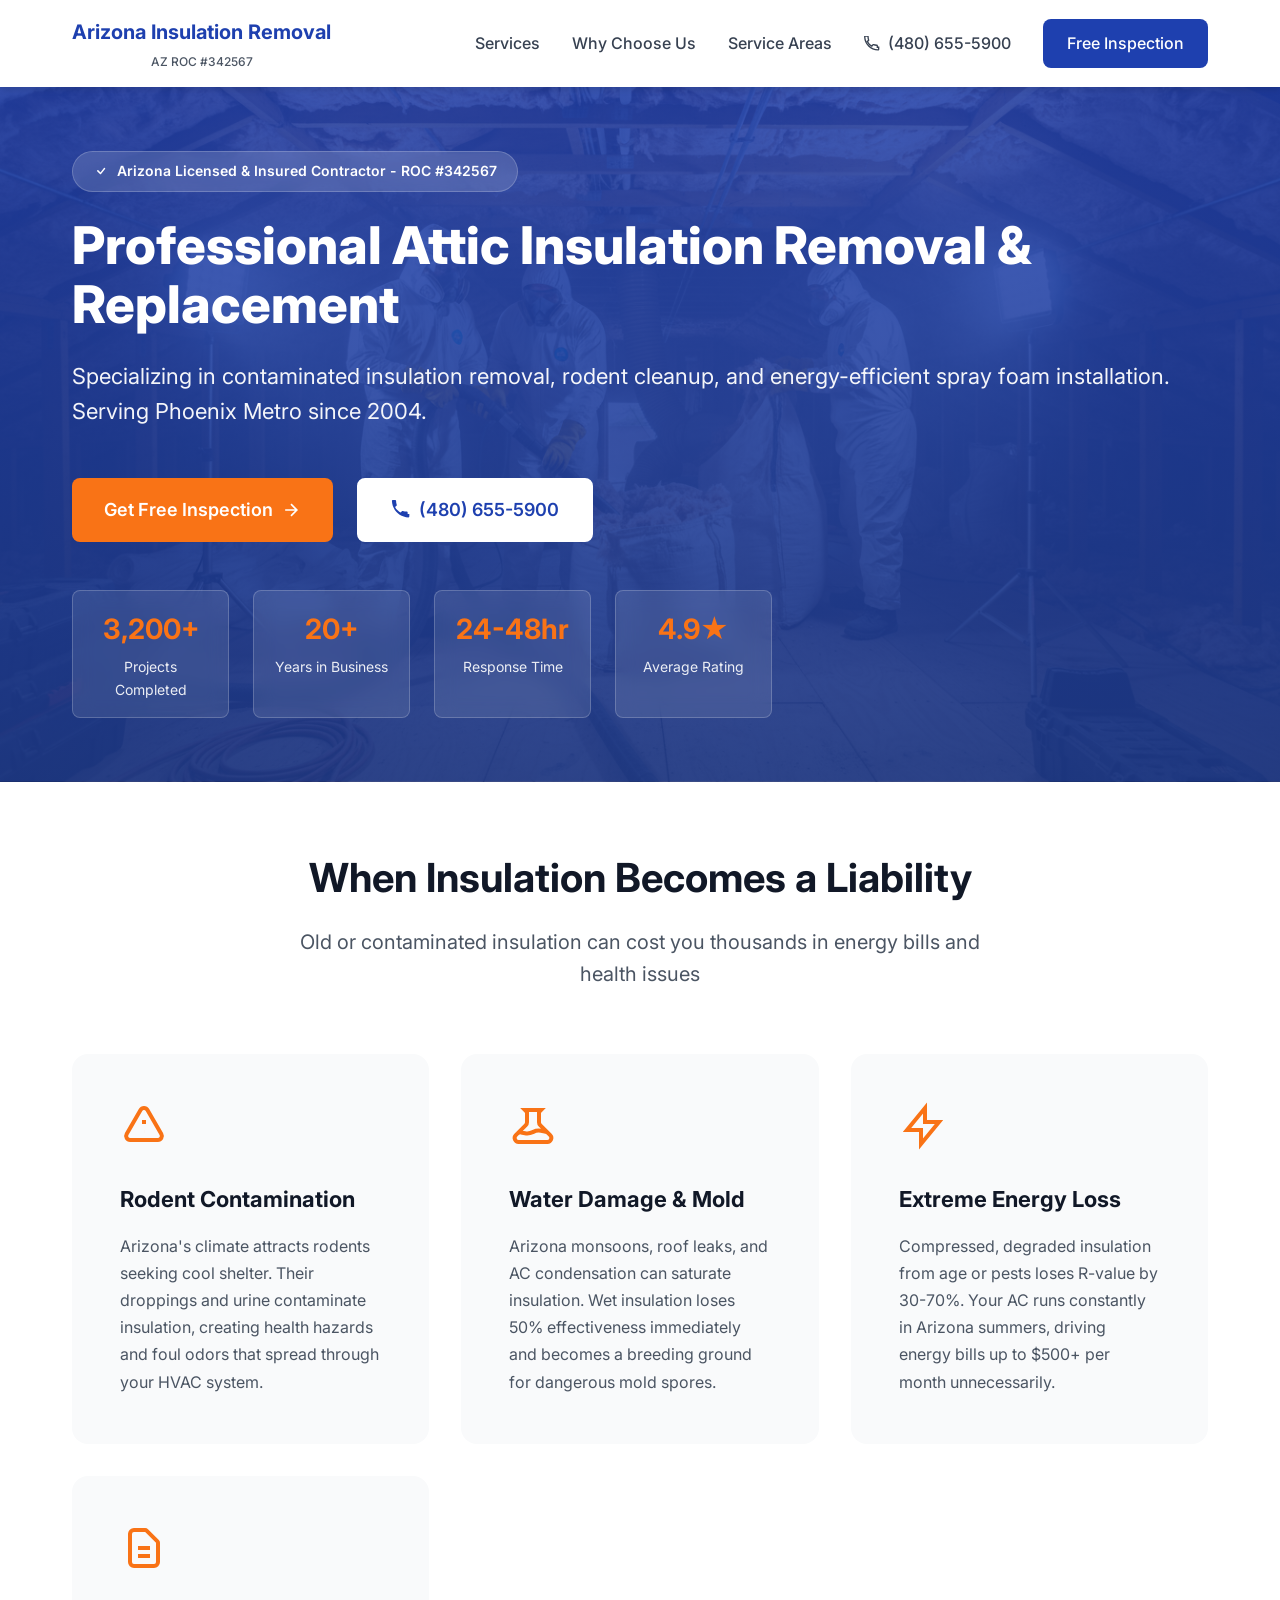
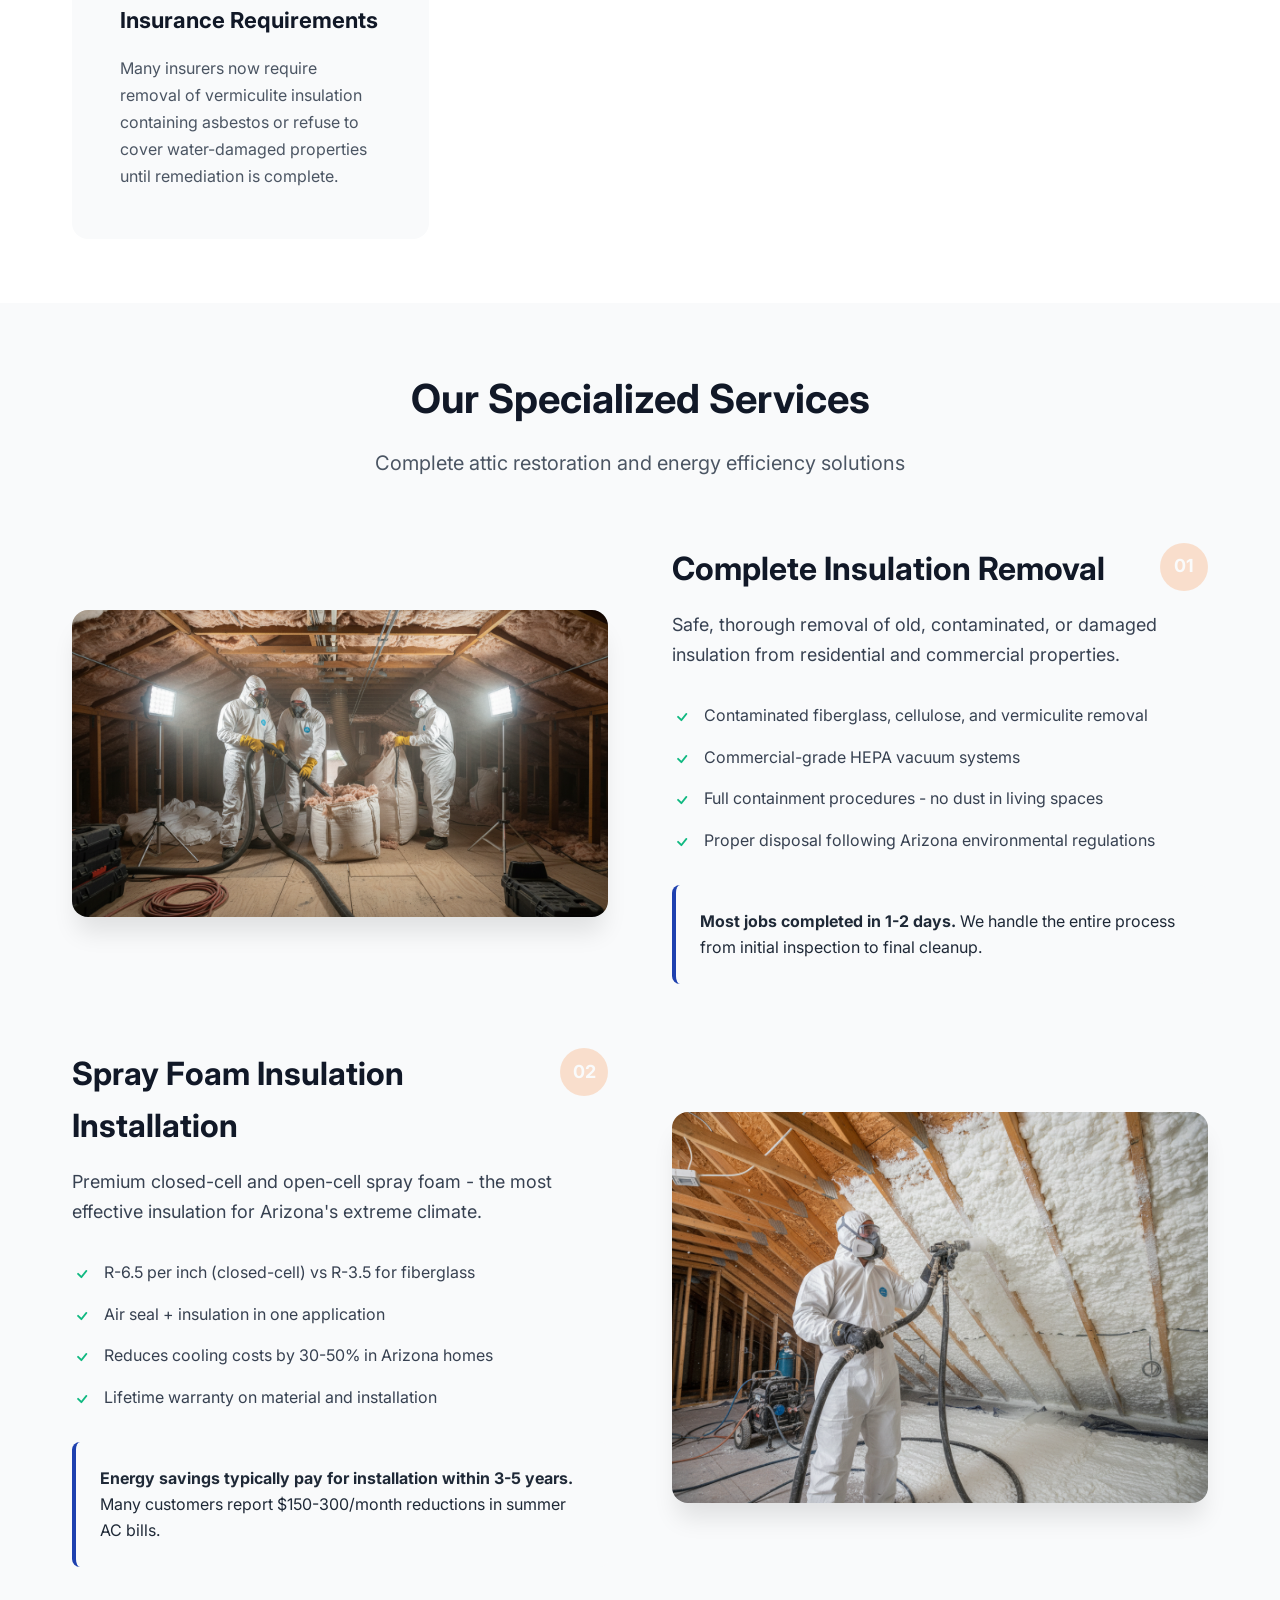
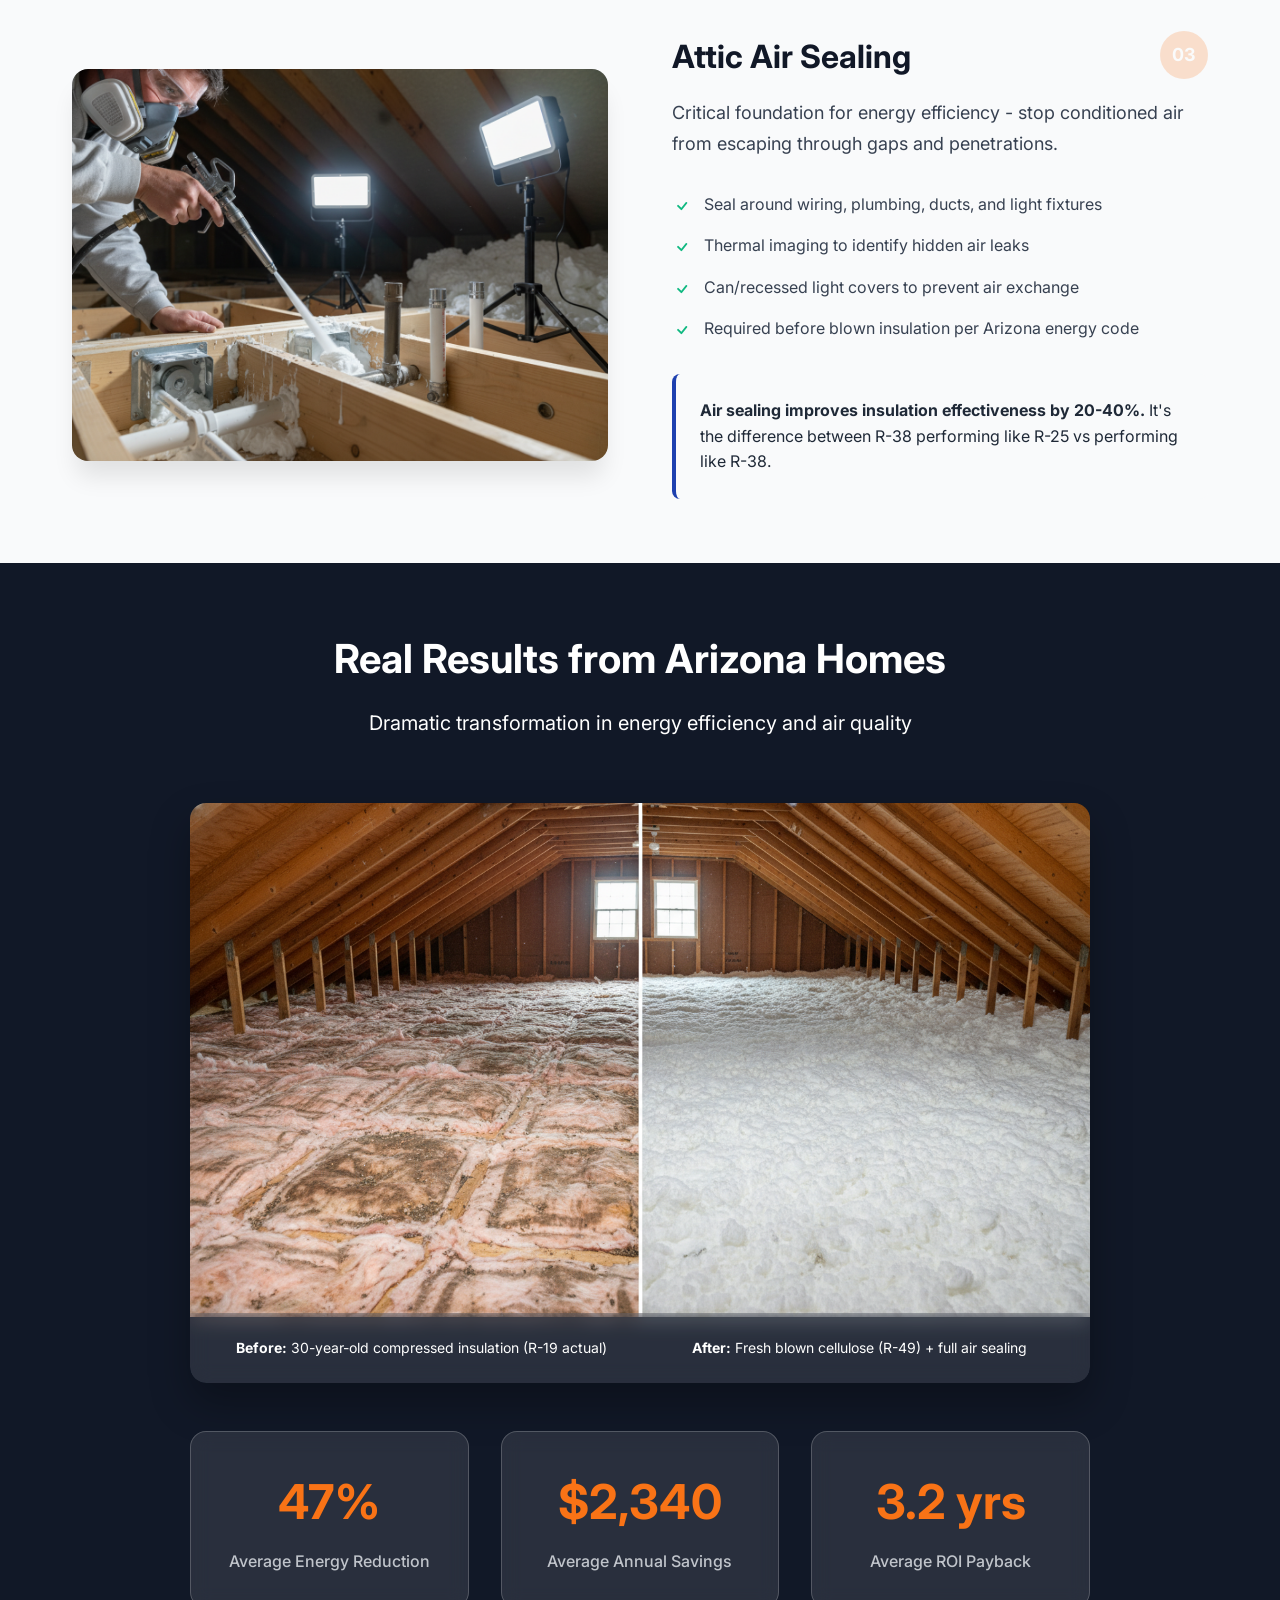
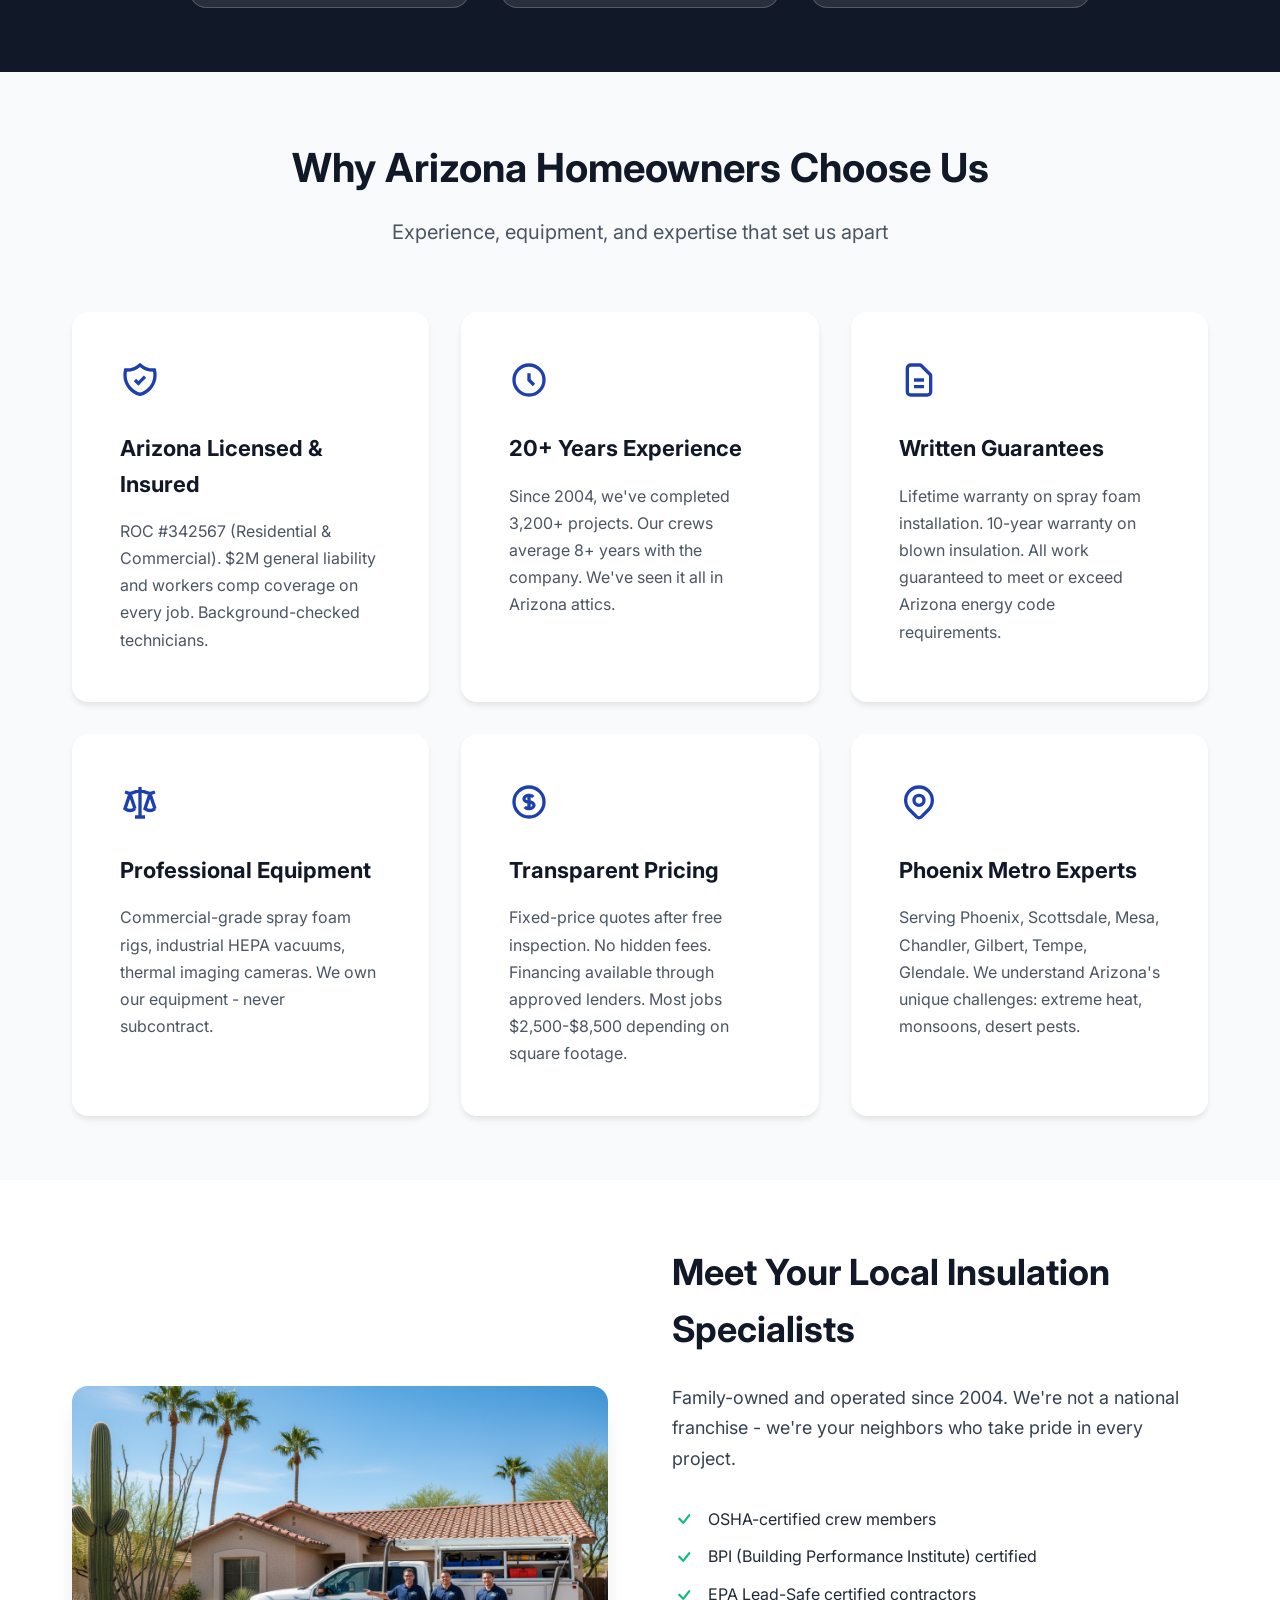
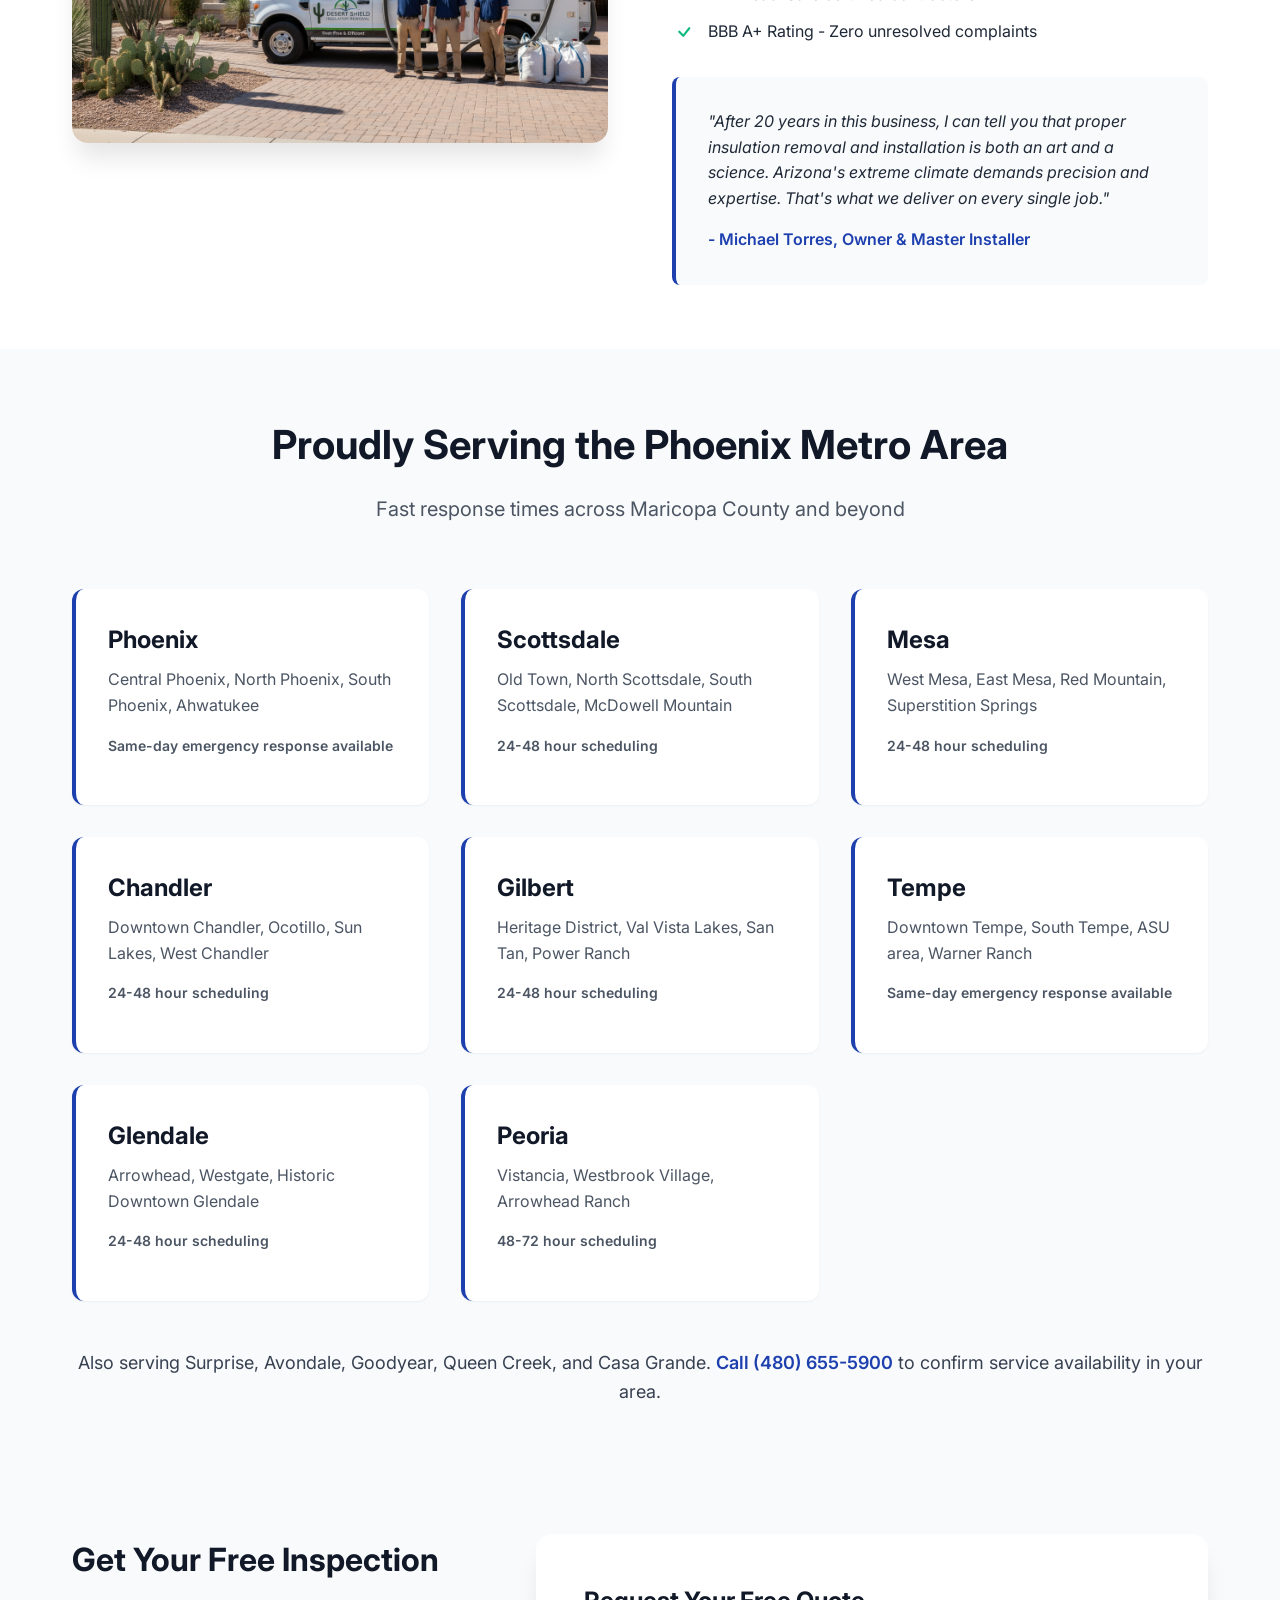
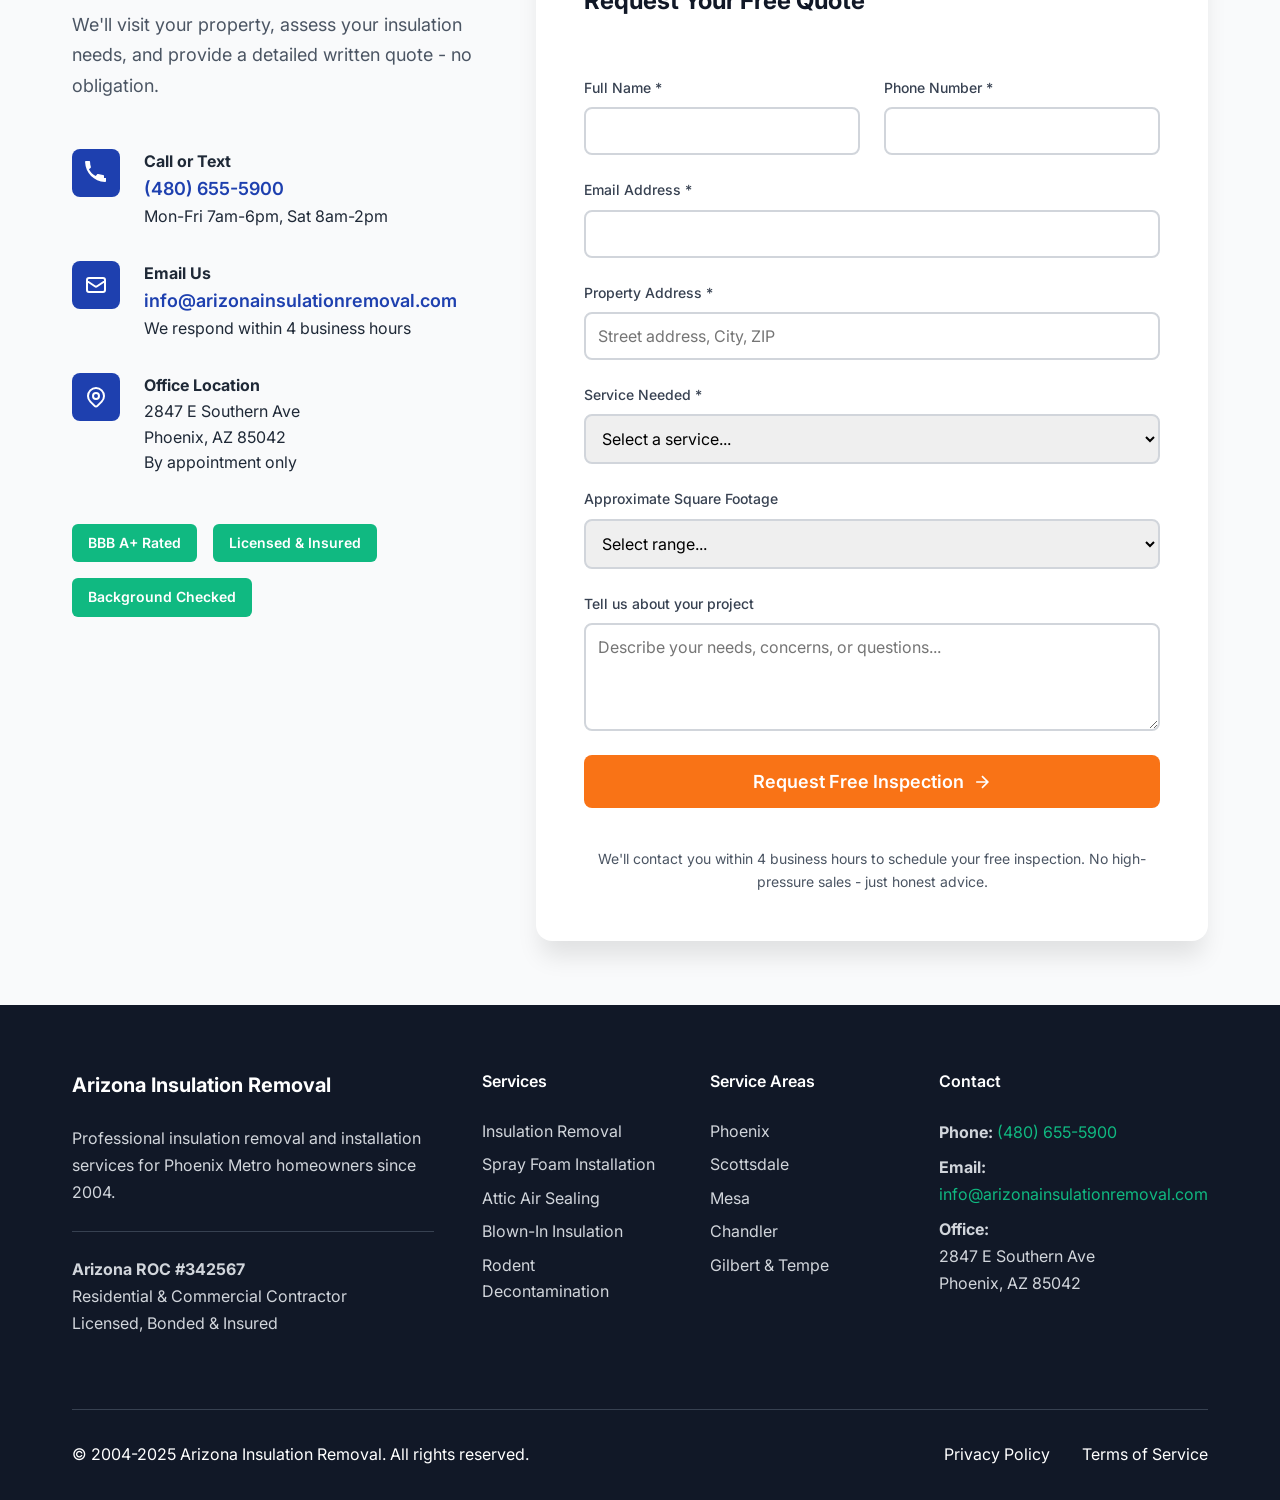
<file: index.html>
<!DOCTYPE html>
<html lang="en">
<head>
  <meta charset="UTF-8">
  <meta name="viewport" content="width=device-width, initial-scale=1.0">
  <title>Arizona Insulation Removal | Licensed Contractor Since 2004</title>
  <meta name="description" content="Licensed insulation removal & installation contractor serving Phoenix, Tucson, Mesa. Specializing in contaminated insulation removal, spray foam, and energy efficiency upgrades.">
  <meta name="keywords" content="insulation removal arizona, spray foam insulation phoenix, contaminated insulation removal, attic insulation contractor, arizona licensed insulation">

  <meta property="og:title" content="Arizona Insulation Removal | Licensed Contractor Since 2004">
  <meta property="og:description" content="Professional insulation removal and installation services across Arizona.">
  <meta property="og:type" content="website">
  <meta property="og:url" content="https://arizonainsulationremoval.com">
  <meta property="og:image" content="https://arizonainsulationremoval.com/images/arizona-insulation-removal-crew-attic-work.png">

  <link rel="stylesheet" href="/styles/main.css">
  <link rel="preconnect" href="https://fonts.googleapis.com">
  <link rel="preconnect" href="https://fonts.gstatic.com" crossorigin">
  <link href="https://fonts.googleapis.com/css2?family=Inter:wght@400;500;600;700;800;900&display=swap" rel="stylesheet">
</head>
<body>
  <!-- Navigation -->
  <nav class="navbar">
    <div class="container nav-container">
      <div class="logo">
        <span class="logo-text">Arizona Insulation Removal</span>
        <span class="logo-license">AZ ROC #342567</span>
      </div>
      <div class="nav-menu">
        <a href="#services">Services</a>
        <a href="#why-us">Why Choose Us</a>
        <a href="#coverage">Service Areas</a>
        <a href="tel:+14806555900" class="nav-phone">
          <svg width="16" height="16" viewBox="0 0 24 24" fill="none" stroke="currentColor" stroke-width="2">
            <path d="M22 16.92V19.92C22 20.4728 21.5523 20.9219 21 20.92C9.95 20.47 1.53 12.05 1.08 1C1.07829 0.447715 1.52728 0 2.08 0H5.08C5.63 0 6.08 0.45 6.08 1C6.08 2.68 6.35 4.31 6.87 5.82C7.02 6.24 6.87 6.71 6.52 6.97L4.89 8.27C6.4 11.23 8.76 13.59 11.72 15.1L13.02 13.47C13.28 13.12 13.75 12.97 14.17 13.12C15.68 13.64 17.31 13.91 18.99 13.91C19.54 13.91 19.99 14.36 19.99 14.91V16.92H22Z"/>
          </svg>
          (480) 655-5900
        </a>
        <a href="#contact" class="nav-cta">Free Inspection</a>
      </div>
      <button class="mobile-menu-toggle">
        <div class="hamburger">
          <span></span>
          <span></span>
          <span></span>
        </div>
      </button>
    </div>
  </nav>

  <!-- Hero Section with Real Image Background -->
  <section class="hero" style="background-image: linear-gradient(rgba(30, 64, 175, 0.85), rgba(30, 58, 138, 0.90)), url('/images/arizona-insulation-removal-crew-attic-work.png');">
    <div class="container">
      <div class="hero-content">
        <div class="hero-badge">
          <svg width="16" height="16" fill="currentColor" viewBox="0 0 16 16">
            <path d="M10.97 4.97a.75.75 0 0 1 1.07 1.05l-3.99 4.99a.75.75 0 0 1-1.08.02L4.324 8.384a.75.75 0 1 1 1.06-1.06l2.094 2.093 3.473-4.425a.267.267 0 0 1 .02-.022z"/>
          </svg>
          Arizona Licensed & Insured Contractor - ROC #342567
        </div>
        <h1 class="hero-title">Professional Attic Insulation Removal & Replacement</h1>
        <p class="hero-subtitle">Specializing in contaminated insulation removal, rodent cleanup, and energy-efficient spray foam installation. Serving Phoenix Metro since 2004.</p>

        <div class="hero-cta-buttons">
          <a href="#contact" class="btn btn-primary btn-lg">
            Get Free Inspection
            <svg width="20" height="20" fill="none" stroke="currentColor" stroke-width="2" viewBox="0 0 24 24">
              <path d="M5 12h14M12 5l7 7-7 7"/>
            </svg>
          </a>
          <a href="tel:+14806555900" class="btn btn-secondary btn-lg">
            <svg width="20" height="20" fill="currentColor" viewBox="0 0 24 24">
              <path d="M22 16.92V19.92C22 20.4728 21.5523 20.9219 21 20.92C9.95 20.47 1.53 12.05 1.08 1C1.07829 0.447715 1.52728 0 2.08 0H5.08C5.63 0 6.08 0.45 6.08 1C6.08 2.68 6.35 4.31 6.87 5.82C7.02 6.24 6.87 6.71 6.52 6.97L4.89 8.27C6.4 11.23 8.76 13.59 11.72 15.1L13.02 13.47C13.28 13.12 13.75 12.97 14.17 13.12C15.68 13.64 17.31 13.91 18.99 13.91C19.54 13.91 19.99 14.36 19.99 14.91V16.92H22Z"/>
            </svg>
            (480) 655-5900
          </a>
        </div>

        <div class="hero-trust-badges">
          <div class="trust-badge">
            <div class="badge-number">3,200+</div>
            <div class="badge-label">Projects Completed</div>
          </div>
          <div class="trust-badge">
            <div class="badge-number">20+</div>
            <div class="badge-label">Years in Business</div>
          </div>
          <div class="trust-badge">
            <div class="badge-number">24-48hr</div>
            <div class="badge-label">Response Time</div>
          </div>
          <div class="trust-badge">
            <div class="badge-number">4.9★</div>
            <div class="badge-label">Average Rating</div>
          </div>
        </div>
      </div>
    </div>
  </section>

  <!-- Why Remove Old Insulation Section -->
  <section class="problem-section">
    <div class="container">
      <div class="section-header">
        <h2>When Insulation Becomes a Liability</h2>
        <p>Old or contaminated insulation can cost you thousands in energy bills and health issues</p>
      </div>

      <div class="problem-grid">
        <div class="problem-card">
          <div class="problem-icon">
            <svg width="48" height="48" fill="none" stroke="currentColor" stroke-width="2" viewBox="0 0 24 24">
              <path d="M12 9v2m0 4h.01m-6.938 4h13.856c1.54 0 2.502-1.667 1.732-3L13.732 4c-.77-1.333-2.694-1.333-3.464 0L3.34 16c-.77 1.333.192 3 1.732 3z"/>
            </svg>
          </div>
          <h3>Rodent Contamination</h3>
          <p>Arizona's climate attracts rodents seeking cool shelter. Their droppings and urine contaminate insulation, creating health hazards and foul odors that spread through your HVAC system.</p>
        </div>

        <div class="problem-card">
          <div class="problem-icon">
            <svg width="48" height="48" fill="none" stroke="currentColor" stroke-width="2" viewBox="0 0 24 24">
              <path d="M19.428 15.428a2 2 0 00-1.022-.547l-2.387-.477a6 6 0 00-3.86.517l-.318.158a6 6 0 01-3.86.517L6.05 15.21a2 2 0 00-1.806.547M8 4h8l-1 1v5.172a2 2 0 00.586 1.414l5 5c1.26 1.26.367 3.414-1.415 3.414H4.828c-1.782 0-2.674-2.154-1.414-3.414l5-5A2 2 0 009 10.172V5L8 4z"/>
            </svg>
          </div>
          <h3>Water Damage & Mold</h3>
          <p>Arizona monsoons, roof leaks, and AC condensation can saturate insulation. Wet insulation loses 50% effectiveness immediately and becomes a breeding ground for dangerous mold spores.</p>
        </div>

        <div class="problem-card">
          <div class="problem-icon">
            <svg width="48" height="48" fill="none" stroke="currentColor" stroke-width="2" viewBox="0 0 24 24">
              <path d="M13 10V3L4 14h7v7l9-11h-7z"/>
            </svg>
          </div>
          <h3>Extreme Energy Loss</h3>
          <p>Compressed, degraded insulation from age or pests loses R-value by 30-70%. Your AC runs constantly in Arizona summers, driving energy bills up to $500+ per month unnecessarily.</p>
        </div>

        <div class="problem-card">
          <div class="problem-icon">
            <svg width="48" height="48" fill="none" stroke="currentColor" stroke-width="2" viewBox="0 0 24 24">
              <path d="M9 12h6m-6 4h6m2 5H7a2 2 0 01-2-2V5a2 2 0 012-2h5.586a1 1 0 01.707.293l5.414 5.414a1 1 0 01.293.707V19a2 2 0 01-2 2z"/>
            </svg>
          </div>
          <h3>Insurance Requirements</h3>
          <p>Many insurers now require removal of vermiculite insulation containing asbestos or refuse to cover water-damaged properties until remediation is complete.</p>
        </div>
      </div>
    </div>
  </section>

  <!-- Services Section with Real Images -->
  <section id="services" class="services-section">
    <div class="container">
      <div class="section-header">
        <h2>Our Specialized Services</h2>
        <p>Complete attic restoration and energy efficiency solutions</p>
      </div>

      <div class="services-content">
        <!-- Service 1 -->
        <div class="service-row">
          <div class="service-image">
            <img src="/images/arizona-insulation-removal-crew-attic-work.png" alt="Professional insulation removal crew in Arizona attic" loading="lazy">
          </div>
          <div class="service-content">
            <div class="service-number">01</div>
            <h3>Complete Insulation Removal</h3>
            <p class="service-lead">Safe, thorough removal of old, contaminated, or damaged insulation from residential and commercial properties.</p>
            <ul class="service-features">
              <li>
                <svg width="20" height="20" fill="currentColor" viewBox="0 0 16 16">
                  <path d="M10.97 4.97a.75.75 0 0 1 1.07 1.05l-3.99 4.99a.75.75 0 0 1-1.08.02L4.324 8.384a.75.75 0 1 1 1.06-1.06l2.094 2.093 3.473-4.425a.267.267 0 0 1 .02-.022z"/>
                </svg>
                <span>Contaminated fiberglass, cellulose, and vermiculite removal</span>
              </li>
              <li>
                <svg width="20" height="20" fill="currentColor" viewBox="0 0 16 16">
                  <path d="M10.97 4.97a.75.75 0 0 1 1.07 1.05l-3.99 4.99a.75.75 0 0 1-1.08.02L4.324 8.384a.75.75 0 1 1 1.06-1.06l2.094 2.093 3.473-4.425a.267.267 0 0 1 .02-.022z"/>
                </svg>
                <span>Commercial-grade HEPA vacuum systems</span>
              </li>
              <li>
                <svg width="20" height="20" fill="currentColor" viewBox="0 0 16 16">
                  <path d="M10.97 4.97a.75.75 0 0 1 1.07 1.05l-3.99 4.99a.75.75 0 0 1-1.08.02L4.324 8.384a.75.75 0 1 1 1.06-1.06l2.094 2.093 3.473-4.425a.267.267 0 0 1 .02-.022z"/>
                </svg>
                <span>Full containment procedures - no dust in living spaces</span>
              </li>
              <li>
                <svg width="20" height="20" fill="currentColor" viewBox="0 0 16 16">
                  <path d="M10.97 4.97a.75.75 0 0 1 1.07 1.05l-3.99 4.99a.75.75 0 0 1-1.08.02L4.324 8.384a.75.75 0 1 1 1.06-1.06l2.094 2.093 3.473-4.425a.267.267 0 0 1 .02-.022z"/>
                </svg>
                <span>Proper disposal following Arizona environmental regulations</span>
              </li>
            </ul>
            <div class="service-note">
              <strong>Most jobs completed in 1-2 days.</strong> We handle the entire process from initial inspection to final cleanup.
            </div>
          </div>
        </div>

        <!-- Service 2 -->
        <div class="service-row service-row-reverse">
          <div class="service-image">
            <img src="/images/spray-foam-insulation-installation-arizona.png" alt="Spray foam insulation installation in Arizona home" loading="lazy">
          </div>
          <div class="service-content">
            <div class="service-number">02</div>
            <h3>Spray Foam Insulation Installation</h3>
            <p class="service-lead">Premium closed-cell and open-cell spray foam - the most effective insulation for Arizona's extreme climate.</p>
            <ul class="service-features">
              <li>
                <svg width="20" height="20" fill="currentColor" viewBox="0 0 16 16">
                  <path d="M10.97 4.97a.75.75 0 0 1 1.07 1.05l-3.99 4.99a.75.75 0 0 1-1.08.02L4.324 8.384a.75.75 0 1 1 1.06-1.06l2.094 2.093 3.473-4.425a.267.267 0 0 1 .02-.022z"/>
                </svg>
                <span>R-6.5 per inch (closed-cell) vs R-3.5 for fiberglass</span>
              </li>
              <li>
                <svg width="20" height="20" fill="currentColor" viewBox="0 0 16 16">
                  <path d="M10.97 4.97a.75.75 0 0 1 1.07 1.05l-3.99 4.99a.75.75 0 0 1-1.08.02L4.324 8.384a.75.75 0 1 1 1.06-1.06l2.094 2.093 3.473-4.425a.267.267 0 0 1 .02-.022z"/>
                </svg>
                <span>Air seal + insulation in one application</span>
              </li>
              <li>
                <svg width="20" height="20" fill="currentColor" viewBox="0 0 16 16">
                  <path d="M10.97 4.97a.75.75 0 0 1 1.07 1.05l-3.99 4.99a.75.75 0 0 1-1.08.02L4.324 8.384a.75.75 0 1 1 1.06-1.06l2.094 2.093 3.473-4.425a.267.267 0 0 1 .02-.022z"/>
                </svg>
                <span>Reduces cooling costs by 30-50% in Arizona homes</span>
              </li>
              <li>
                <svg width="20" height="20" fill="currentColor" viewBox="0 0 16 16">
                  <path d="M10.97 4.97a.75.75 0 0 1 1.07 1.05l-3.99 4.99a.75.75 0 0 1-1.08.02L4.324 8.384a.75.75 0 1 1 1.06-1.06l2.094 2.093 3.473-4.425a.267.267 0 0 1 .02-.022z"/>
                </svg>
                <span>Lifetime warranty on material and installation</span>
              </li>
            </ul>
            <div class="service-note">
              <strong>Energy savings typically pay for installation within 3-5 years.</strong> Many customers report $150-300/month reductions in summer AC bills.
            </div>
          </div>
        </div>

        <!-- Service 3 -->
        <div class="service-row">
          <div class="service-image">
            <img src="/images/attic-air-sealing-professional-work.png" alt="Professional attic air sealing in Arizona" loading="lazy">
          </div>
          <div class="service-content">
            <div class="service-number">03</div>
            <h3>Attic Air Sealing</h3>
            <p class="service-lead">Critical foundation for energy efficiency - stop conditioned air from escaping through gaps and penetrations.</p>
            <ul class="service-features">
              <li>
                <svg width="20" height="20" fill="currentColor" viewBox="0 0 16 16">
                  <path d="M10.97 4.97a.75.75 0 0 1 1.07 1.05l-3.99 4.99a.75.75 0 0 1-1.08.02L4.324 8.384a.75.75 0 1 1 1.06-1.06l2.094 2.093 3.473-4.425a.267.267 0 0 1 .02-.022z"/>
                </svg>
                <span>Seal around wiring, plumbing, ducts, and light fixtures</span>
              </li>
              <li>
                <svg width="20" height="20" fill="currentColor" viewBox="0 0 16 16">
                  <path d="M10.97 4.97a.75.75 0 0 1 1.07 1.05l-3.99 4.99a.75.75 0 0 1-1.08.02L4.324 8.384a.75.75 0 1 1 1.06-1.06l2.094 2.093 3.473-4.425a.267.267 0 0 1 .02-.022z"/>
                </svg>
                <span>Thermal imaging to identify hidden air leaks</span>
              </li>
              <li>
                <svg width="20" height="20" fill="currentColor" viewBox="0 0 16 16">
                  <path d="M10.97 4.97a.75.75 0 0 1 1.07 1.05l-3.99 4.99a.75.75 0 0 1-1.08.02L4.324 8.384a.75.75 0 1 1 1.06-1.06l2.094 2.093 3.473-4.425a.267.267 0 0 1 .02-.022z"/>
                </svg>
                <span>Can/recessed light covers to prevent air exchange</span>
              </li>
              <li>
                <svg width="20" height="20" fill="currentColor" viewBox="0 0 16 16">
                  <path d="M10.97 4.97a.75.75 0 0 1 1.07 1.05l-3.99 4.99a.75.75 0 0 1-1.08.02L4.324 8.384a.75.75 0 1 1 1.06-1.06l2.094 2.093 3.473-4.425a.267.267 0 0 1 .02-.022z"/>
                </svg>
                <span>Required before blown insulation per Arizona energy code</span>
              </li>
            </ul>
            <div class="service-note">
              <strong>Air sealing improves insulation effectiveness by 20-40%.</strong> It's the difference between R-38 performing like R-25 vs performing like R-38.
            </div>
          </div>
        </div>
      </div>
    </div>
  </section>

  <!-- Before/After Section -->
  <section class="before-after-section">
    <div class="container">
      <div class="section-header">
        <h2>Real Results from Arizona Homes</h2>
        <p>Dramatic transformation in energy efficiency and air quality</p>
      </div>

      <div class="before-after-image">
        <img src="/images/before-after-attic-insulation-removal.png" alt="Before and after attic insulation removal and replacement" loading="lazy">
        <div class="image-caption">
          <div class="caption-item">
            <strong>Before:</strong> 30-year-old compressed insulation (R-19 actual)
          </div>
          <div class="caption-item">
            <strong>After:</strong> Fresh blown cellulose (R-49) + full air sealing
          </div>
        </div>
      </div>

      <div class="results-stats">
        <div class="stat-card">
          <div class="stat-value">47%</div>
          <div class="stat-label">Average Energy Reduction</div>
        </div>
        <div class="stat-card">
          <div class="stat-value">$2,340</div>
          <div class="stat-label">Average Annual Savings</div>
        </div>
        <div class="stat-card">
          <div class="stat-value">3.2 yrs</div>
          <div class="stat-label">Average ROI Payback</div>
        </div>
      </div>
    </div>
  </section>

  <!-- Why Choose Us Section -->
  <section id="why-us" class="why-choose-section">
    <div class="container">
      <div class="section-header">
        <h2>Why Arizona Homeowners Choose Us</h2>
        <p>Experience, equipment, and expertise that set us apart</p>
      </div>

      <div class="why-grid">
        <div class="why-card">
          <div class="why-icon">
            <svg width="40" height="40" fill="none" stroke="currentColor" stroke-width="2" viewBox="0 0 24 24">
              <path d="M9 12l2 2 4-4m5.618-4.016A11.955 11.955 0 0112 2.944a11.955 11.955 0 01-8.618 3.04A12.02 12.02 0 003 9c0 5.591 3.824 10.29 9 11.622 5.176-1.332 9-6.03 9-11.622 0-1.042-.133-2.052-.382-3.016z"/>
            </svg>
          </div>
          <h3>Arizona Licensed & Insured</h3>
          <p>ROC #342567 (Residential & Commercial). $2M general liability and workers comp coverage on every job. Background-checked technicians.</p>
        </div>

        <div class="why-card">
          <div class="why-icon">
            <svg width="40" height="40" fill="none" stroke="currentColor" stroke-width="2" viewBox="0 0 24 24">
              <path d="M12 8v4l3 3m6-3a9 9 0 11-18 0 9 9 0 0118 0z"/>
            </svg>
          </div>
          <h3>20+ Years Experience</h3>
          <p>Since 2004, we've completed 3,200+ projects. Our crews average 8+ years with the company. We've seen it all in Arizona attics.</p>
        </div>

        <div class="why-card">
          <div class="why-icon">
            <svg width="40" height="40" fill="none" stroke="currentColor" stroke-width="2" viewBox="0 0 24 24">
              <path d="M9 12h6m-6 4h6m2 5H7a2 2 0 01-2-2V5a2 2 0 012-2h5.586a1 1 0 01.707.293l5.414 5.414a1 1 0 01.293.707V19a2 2 0 01-2 2z"/>
            </svg>
          </div>
          <h3>Written Guarantees</h3>
          <p>Lifetime warranty on spray foam installation. 10-year warranty on blown insulation. All work guaranteed to meet or exceed Arizona energy code requirements.</p>
        </div>

        <div class="why-card">
          <div class="why-icon">
            <svg width="40" height="40" fill="none" stroke="currentColor" stroke-width="2" viewBox="0 0 24 24">
              <path d="M3 6l3 1m0 0l-3 9a5.002 5.002 0 006.001 0M6 7l3 9M6 7l6-2m6 2l3-1m-3 1l-3 9a5.002 5.002 0 006.001 0M18 7l3 9m-3-9l-6-2m0-2v2m0 16V5m0 16H9m3 0h3"/>
            </svg>
          </div>
          <h3>Professional Equipment</h3>
          <p>Commercial-grade spray foam rigs, industrial HEPA vacuums, thermal imaging cameras. We own our equipment - never subcontract.</p>
        </div>

        <div class="why-card">
          <div class="why-icon">
            <svg width="40" height="40" fill="none" stroke="currentColor" stroke-width="2" viewBox="0 0 24 24">
              <path d="M12 8c-1.657 0-3 .895-3 2s1.343 2 3 2 3 .895 3 2-1.343 2-3 2m0-8c1.11 0 2.08.402 2.599 1M12 8V7m0 1v8m0 0v1m0-1c-1.11 0-2.08-.402-2.599-1M21 12a9 9 0 11-18 0 9 9 0 0118 0z"/>
            </svg>
          </div>
          <h3>Transparent Pricing</h3>
          <p>Fixed-price quotes after free inspection. No hidden fees. Financing available through approved lenders. Most jobs $2,500-$8,500 depending on square footage.</p>
        </div>

        <div class="why-card">
          <div class="why-icon">
            <svg width="40" height="40" fill="none" stroke="currentColor" stroke-width="2" viewBox="0 0 24 24">
              <path d="M17.657 16.657L13.414 20.9a1.998 1.998 0 01-2.827 0l-4.244-4.243a8 8 0 1111.314 0z"/>
              <path d="M15 11a3 3 0 11-6 0 3 3 0 016 0z"/>
            </svg>
          </div>
          <h3>Phoenix Metro Experts</h3>
          <p>Serving Phoenix, Scottsdale, Mesa, Chandler, Gilbert, Tempe, Glendale. We understand Arizona's unique challenges: extreme heat, monsoons, desert pests.</p>
        </div>
      </div>
    </div>
  </section>

  <!-- Team Section -->
  <section class="team-section">
    <div class="container">
      <div class="team-content">
        <div class="team-image">
          <img src="/images/professional-insulation-removal-team-truck.png" alt="Arizona insulation removal professional team" loading="lazy">
        </div>
        <div class="team-text">
          <h2>Meet Your Local Insulation Specialists</h2>
          <p class="team-intro">Family-owned and operated since 2004. We're not a national franchise - we're your neighbors who take pride in every project.</p>

          <div class="team-credentials">
            <div class="credential">
              <svg width="24" height="24" fill="currentColor" viewBox="0 0 16 16">
                <path d="M10.97 4.97a.75.75 0 0 1 1.07 1.05l-3.99 4.99a.75.75 0 0 1-1.08.02L4.324 8.384a.75.75 0 1 1 1.06-1.06l2.094 2.093 3.473-4.425a.267.267 0 0 1 .02-.022z"/>
              </svg>
              <span>OSHA-certified crew members</span>
            </div>
            <div class="credential">
              <svg width="24" height="24" fill="currentColor" viewBox="0 0 16 16">
                <path d="M10.97 4.97a.75.75 0 0 1 1.07 1.05l-3.99 4.99a.75.75 0 0 1-1.08.02L4.324 8.384a.75.75 0 1 1 1.06-1.06l2.094 2.093 3.473-4.425a.267.267 0 0 1 .02-.022z"/>
              </svg>
              <span>BPI (Building Performance Institute) certified</span>
            </div>
            <div class="credential">
              <svg width="24" height="24" fill="currentColor" viewBox="0 0 16 16">
                <path d="M10.97 4.97a.75.75 0 0 1 1.07 1.05l-3.99 4.99a.75.75 0 0 1-1.08.02L4.324 8.384a.75.75 0 1 1 1.06-1.06l2.094 2.093 3.473-4.425a.267.267 0 0 1 .02-.022z"/>
              </svg>
              <span>EPA Lead-Safe certified contractors</span>
            </div>
            <div class="credential">
              <svg width="24" height="24" fill="currentColor" viewBox="0 0 16 16">
                <path d="M10.97 4.97a.75.75 0 0 1 1.07 1.05l-3.99 4.99a.75.75 0 0 1-1.08.02L4.324 8.384a.75.75 0 1 1 1.06-1.06l2.094 2.093 3.473-4.425a.267.267 0 0 1 .02-.022z"/>
              </svg>
              <span>BBB A+ Rating - Zero unresolved complaints</span>
            </div>
          </div>

          <blockquote class="team-quote">
            "After 20 years in this business, I can tell you that proper insulation removal and installation is both an art and a science. Arizona's extreme climate demands precision and expertise. That's what we deliver on every single job."
            <cite>- Michael Torres, Owner & Master Installer</cite>
          </blockquote>
        </div>
      </div>
    </div>
  </section>

  <!-- Service Areas Section -->
  <section id="coverage" class="coverage-section">
    <div class="container">
      <div class="section-header">
        <h2>Proudly Serving the Phoenix Metro Area</h2>
        <p>Fast response times across Maricopa County and beyond</p>
      </div>

      <div class="cities-grid">
        <div class="city-card">
          <h3>Phoenix</h3>
          <p>Central Phoenix, North Phoenix, South Phoenix, Ahwatukee</p>
          <p class="city-time">Same-day emergency response available</p>
        </div>
        <div class="city-card">
          <h3>Scottsdale</h3>
          <p>Old Town, North Scottsdale, South Scottsdale, McDowell Mountain</p>
          <p class="city-time">24-48 hour scheduling</p>
        </div>
        <div class="city-card">
          <h3>Mesa</h3>
          <p>West Mesa, East Mesa, Red Mountain, Superstition Springs</p>
          <p class="city-time">24-48 hour scheduling</p>
        </div>
        <div class="city-card">
          <h3>Chandler</h3>
          <p>Downtown Chandler, Ocotillo, Sun Lakes, West Chandler</p>
          <p class="city-time">24-48 hour scheduling</p>
        </div>
        <div class="city-card">
          <h3>Gilbert</h3>
          <p>Heritage District, Val Vista Lakes, San Tan, Power Ranch</p>
          <p class="city-time">24-48 hour scheduling</p>
        </div>
        <div class="city-card">
          <h3>Tempe</h3>
          <p>Downtown Tempe, South Tempe, ASU area, Warner Ranch</p>
          <p class="city-time">Same-day emergency response available</p>
        </div>
        <div class="city-card">
          <h3>Glendale</h3>
          <p>Arrowhead, Westgate, Historic Downtown Glendale</p>
          <p class="city-time">24-48 hour scheduling</p>
        </div>
        <div class="city-card">
          <h3>Peoria</h3>
          <p>Vistancia, Westbrook Village, Arrowhead Ranch</p>
          <p class="city-time">48-72 hour scheduling</p>
        </div>
      </div>

      <p class="coverage-note">Also serving Surprise, Avondale, Goodyear, Queen Creek, and Casa Grande. <a href="tel:+14806555900">Call (480) 655-5900</a> to confirm service availability in your area.</p>
    </div>
  </section>

  <!-- Contact Section -->
  <section id="contact" class="contact-section">
    <div class="container">
      <div class="contact-content">
        <div class="contact-info">
          <h2>Get Your Free Inspection</h2>
          <p class="contact-lead">We'll visit your property, assess your insulation needs, and provide a detailed written quote - no obligation.</p>

          <div class="contact-methods">
            <div class="contact-method">
              <div class="method-icon">
                <svg width="24" height="24" fill="currentColor" viewBox="0 0 24 24">
                  <path d="M22 16.92V19.92C22 20.4728 21.5523 20.9219 21 20.92C9.95 20.47 1.53 12.05 1.08 1C1.07829 0.447715 1.52728 0 2.08 0H5.08C5.63 0 6.08 0.45 6.08 1C6.08 2.68 6.35 4.31 6.87 5.82C7.02 6.24 6.87 6.71 6.52 6.97L4.89 8.27C6.4 11.23 8.76 13.59 11.72 15.1L13.02 13.47C13.28 13.12 13.75 12.97 14.17 13.12C15.68 13.64 17.31 13.91 18.99 13.91C19.54 13.91 19.99 14.36 19.99 14.91V16.92H22Z"/>
                </svg>
              </div>
              <div>
                <h4>Call or Text</h4>
                <a href="tel:+14806555900" class="method-link">(480) 655-5900</a>
                <p>Mon-Fri 7am-6pm, Sat 8am-2pm</p>
              </div>
            </div>

            <div class="contact-method">
              <div class="method-icon">
                <svg width="24" height="24" fill="none" stroke="currentColor" stroke-width="2" viewBox="0 0 24 24">
                  <path d="M3 8l7.89 5.26a2 2 0 002.22 0L21 8M5 19h14a2 2 0 002-2V7a2 2 0 00-2-2H5a2 2 0 00-2 2v10a2 2 0 002 2z"/>
                </svg>
              </div>
              <div>
                <h4>Email Us</h4>
                <a href="mailto:info@arizonainsulationremoval.com" class="method-link">info@arizonainsulationremoval.com</a>
                <p>We respond within 4 business hours</p>
              </div>
            </div>

            <div class="contact-method">
              <div class="method-icon">
                <svg width="24" height="24" fill="none" stroke="currentColor" stroke-width="2" viewBox="0 0 24 24">
                  <path d="M17.657 16.657L13.414 20.9a1.998 1.998 0 01-2.827 0l-4.244-4.243a8 8 0 1111.314 0z"/>
                  <path d="M15 11a3 3 0 11-6 0 3 3 0 016 0z"/>
                </svg>
              </div>
              <div>
                <h4>Office Location</h4>
                <p>2847 E Southern Ave<br>Phoenix, AZ 85042</p>
                <p>By appointment only</p>
              </div>
            </div>
          </div>

          <div class="trust-seals">
            <div class="seal">BBB A+ Rated</div>
            <div class="seal">Licensed & Insured</div>
            <div class="seal">Background Checked</div>
          </div>
        </div>

        <div class="contact-form-container">
          <form class="contact-form" id="quoteForm">
            <h3>Request Your Free Quote</h3>

            <div class="form-row">
              <div class="form-group">
                <label for="name">Full Name *</label>
                <input type="text" id="name" name="name" required>
              </div>
              <div class="form-group">
                <label for="phone">Phone Number *</label>
                <input type="tel" id="phone" name="phone" required>
              </div>
            </div>

            <div class="form-group">
              <label for="email">Email Address *</label>
              <input type="email" id="email" name="email" required>
            </div>

            <div class="form-group">
              <label for="address">Property Address *</label>
              <input type="text" id="address" name="address" placeholder="Street address, City, ZIP" required>
            </div>

            <div class="form-group">
              <label for="service">Service Needed *</label>
              <select id="service" name="service" required>
                <option value="">Select a service...</option>
                <option value="removal">Insulation Removal Only</option>
                <option value="spray-foam">Spray Foam Installation</option>
                <option value="both">Removal + Spray Foam</option>
                <option value="air-sealing">Air Sealing</option>
                <option value="inspection">Not sure - Need inspection</option>
              </select>
            </div>

            <div class="form-group">
              <label for="sqft">Approximate Square Footage</label>
              <select id="sqft" name="sqft">
                <option value="">Select range...</option>
                <option value="0-1500">Under 1,500 sq ft</option>
                <option value="1500-2500">1,500 - 2,500 sq ft</option>
                <option value="2500-3500">2,500 - 3,500 sq ft</option>
                <option value="3500+">Over 3,500 sq ft</option>
              </select>
            </div>

            <div class="form-group">
              <label for="message">Tell us about your project</label>
              <textarea id="message" name="message" rows="4" placeholder="Describe your needs, concerns, or questions..."></textarea>
            </div>

            <button type="submit" class="btn btn-primary btn-lg btn-block">
              Request Free Inspection
              <svg width="20" height="20" fill="none" stroke="currentColor" stroke-width="2" viewBox="0 0 24 24">
                <path d="M5 12h14M12 5l7 7-7 7"/>
              </svg>
            </button>

            <p class="form-note">We'll contact you within 4 business hours to schedule your free inspection. No high-pressure sales - just honest advice.</p>
          </form>
        </div>
      </div>
    </div>
  </section>

  <!-- Footer -->
  <footer class="footer">
    <div class="container">
      <div class="footer-grid">
        <div class="footer-col">
          <h3>Arizona Insulation Removal</h3>
          <p>Professional insulation removal and installation services for Phoenix Metro homeowners since 2004.</p>
          <p class="footer-license"><strong>Arizona ROC #342567</strong><br>Residential & Commercial Contractor<br>Licensed, Bonded & Insured</p>
        </div>

        <div class="footer-col">
          <h4>Services</h4>
          <ul>
            <li><a href="#services">Insulation Removal</a></li>
            <li><a href="#services">Spray Foam Installation</a></li>
            <li><a href="#services">Attic Air Sealing</a></li>
            <li><a href="#services">Blown-In Insulation</a></li>
            <li><a href="#services">Rodent Decontamination</a></li>
          </ul>
        </div>

        <div class="footer-col">
          <h4>Service Areas</h4>
          <ul>
            <li><a href="#coverage">Phoenix</a></li>
            <li><a href="#coverage">Scottsdale</a></li>
            <li><a href="#coverage">Mesa</a></li>
            <li><a href="#coverage">Chandler</a></li>
            <li><a href="#coverage">Gilbert & Tempe</a></li>
          </ul>
        </div>

        <div class="footer-col">
          <h4>Contact</h4>
          <div class="footer-contact">
            <p><strong>Phone:</strong> <a href="tel:+14806555900">(480) 655-5900</a></p>
            <p><strong>Email:</strong> <a href="mailto:info@arizonainsulationremoval.com">info@arizonainsulationremoval.com</a></p>
            <p><strong>Office:</strong><br>2847 E Southern Ave<br>Phoenix, AZ 85042</p>
          </div>
        </div>
      </div>

      <div class="footer-bottom">
        <p>&copy; 2004-2025 Arizona Insulation Removal. All rights reserved.</p>
        <div class="footer-links">
          <a href="#privacy">Privacy Policy</a>
          <a href="#terms">Terms of Service</a>
        </div>
      </div>
    </div>
  </footer>

  <script>
    // Mobile menu toggle
    document.querySelector('.mobile-menu-toggle').addEventListener('click', function() {
      this.classList.toggle('active');
      document.querySelector('.nav-menu').classList.toggle('active');
    });

    // Smooth scrolling
    document.querySelectorAll('a[href^="#"]').forEach(anchor => {
      anchor.addEventListener('click', function (e) {
        e.preventDefault();
        const target = document.querySelector(this.getAttribute('href'));
        if (target) {
          target.scrollIntoView({ behavior: 'smooth', block: 'start' });
          document.querySelector('.nav-menu').classList.remove('active');
          document.querySelector('.mobile-menu-toggle').classList.remove('active');
        }
      });
    });

    // Form submission (placeholder)
    document.getElementById('quoteForm')?.addEventListener('submit', function(e) {
      e.preventDefault();
      alert('Thank you! We will contact you within 4 business hours to schedule your free inspection.');
      this.reset();
    });
  </script>
</body>
</html>
</file>
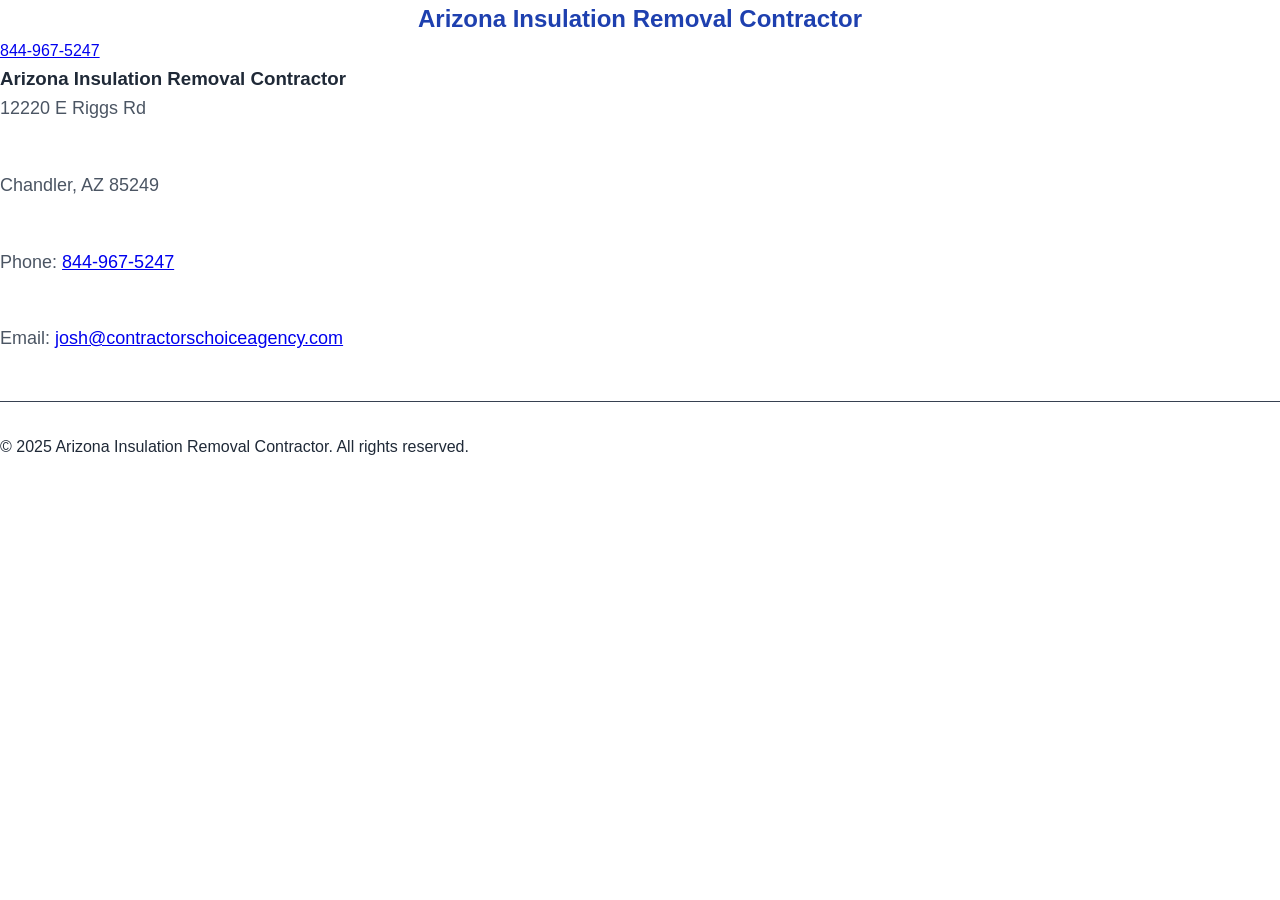
<file: contact.html>
<!DOCTYPE html>
<html lang="en">
<head>
  <meta charset="UTF-8">
  <meta name="viewport" content="width=device-width, initial-scale=1.0">
  <title>Contact Us | Get Free Quote</title>
  <meta name="description" content="Contact us for a free quote on insulation services.">
  <meta name="keywords" content="insulation quote, contact insulation contractor">
  <link rel="stylesheet" href="/styles/main.css">
</head>
<body>
  <header>
    <nav>
      <div class="logo">Arizona Insulation Removal Contractor</div>
      <div class="phone">
        <a href="tel:+18449675247">844-967-5247</a>
      </div>
    </nav>
  </header>

  <main>

  </main>

  <footer>
    <div class="footer-content">
      <div class="contact-info">
        <h3>Arizona Insulation Removal Contractor</h3>
        <p>12220 E Riggs Rd</p>
        <p>Chandler, AZ 85249</p>
        <p>Phone: <a href="tel:+18449675247">844-967-5247</a></p>
        <p>Email: <a href="mailto:josh@contractorschoiceagency.com">josh@contractorschoiceagency.com</a></p>
      </div>
    </div>
    <div class="footer-bottom">
      <p>&copy; 2025 Arizona Insulation Removal Contractor. All rights reserved.</p>
    </div>
  </footer>
</body>
</html>
</file>
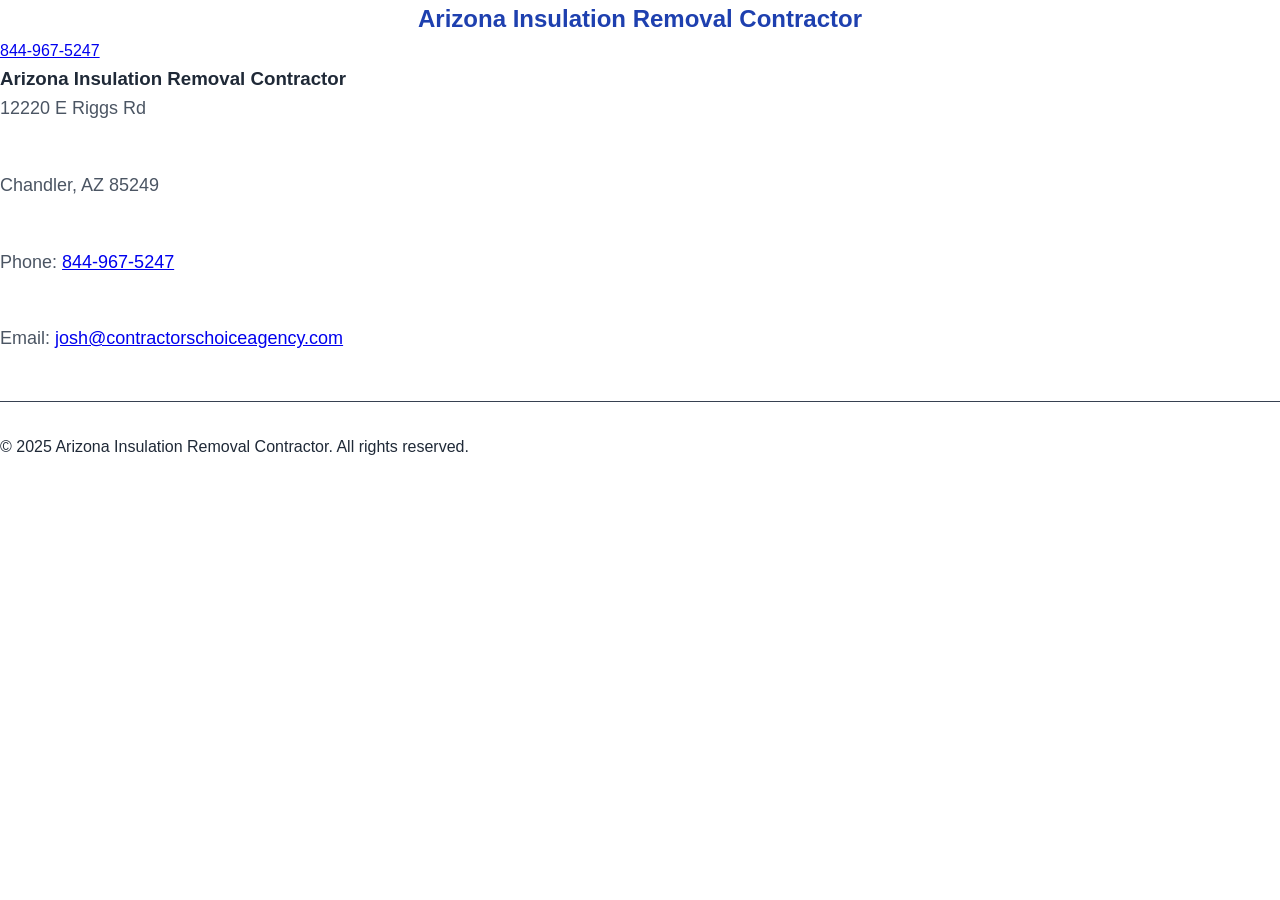
<file: services/insulation-removal.html>
<!DOCTYPE html>
<html lang="en">
<head>
  <meta charset="UTF-8">
  <meta name="viewport" content="width=device-width, initial-scale=1.0">
  <title>Insulation Removal Services | Arizona</title>
  <meta name="description" content="Professional insulation removal services. Safe, fast, and affordable.">
  <meta name="keywords" content="insulation removal, remove old insulation, insulation contractor">
  <link rel="stylesheet" href="/styles/main.css">
</head>
<body>
  <header>
    <nav>
      <div class="logo">Arizona Insulation Removal Contractor</div>
      <div class="phone">
        <a href="tel:+18449675247">844-967-5247</a>
      </div>
    </nav>
  </header>

  <main>

  </main>

  <footer>
    <div class="footer-content">
      <div class="contact-info">
        <h3>Arizona Insulation Removal Contractor</h3>
        <p>12220 E Riggs Rd</p>
        <p>Chandler, AZ 85249</p>
        <p>Phone: <a href="tel:+18449675247">844-967-5247</a></p>
        <p>Email: <a href="mailto:josh@contractorschoiceagency.com">josh@contractorschoiceagency.com</a></p>
      </div>
    </div>
    <div class="footer-bottom">
      <p>&copy; 2025 Arizona Insulation Removal Contractor. All rights reserved.</p>
    </div>
  </footer>
</body>
</html>
</file>
<file: styles/main.css>
/* =========================
   Global Styles & Reset
   ========================= */

* {
  margin: 0;
  padding: 0;
  box-sizing: border-box;
}

:root {
  /* Colors - Blues and Oranges (NO pink/purple) */
  --primary-color: #1e40af;
  --primary-dark: #1e3a8a;
  --primary-light: #3b82f6;
  --secondary-color: #f97316;
  --secondary-dark: #ea580c;
  --accent-color: #10b981;

  /* Grays */
  --gray-50: #f9fafb;
  --gray-100: #f3f4f6;
  --gray-200: #e5e7eb;
  --gray-300: #d1d5db;
  --gray-600: #4b5563;
  --gray-700: #374151;
  --gray-800: #1f2937;
  --gray-900: #111827;

  /* Spacing */
  --spacing-xs: 0.5rem;
  --spacing-sm: 1rem;
  --spacing-md: 1.5rem;
  --spacing-lg: 2rem;
  --spacing-xl: 3rem;
  --spacing-2xl: 4rem;

  /* Typography */
  --font-sans: 'Inter', -apple-system, BlinkMacSystemFont, 'Segoe UI', Roboto, sans-serif;

  /* Shadows */
  --shadow-sm: 0 1px 2px 0 rgb(0 0 0 / 0.05);
  --shadow-md: 0 4px 6px -1px rgb(0 0 0 / 0.1);
  --shadow-lg: 0 10px 15px -3px rgb(0 0 0 / 0.1);
  --shadow-xl: 0 20px 25px -5px rgb(0 0 0 / 0.1);

  /* Glassmorphic */
  --glass-bg: rgba(255, 255, 255, 0.1);
  --glass-border: rgba(255, 255, 255, 0.2);
  --glass-blur: 10px;
}

html {
  scroll-behavior: smooth;
}

body {
  font-family: var(--font-sans);
  line-height: 1.6;
  color: var(--gray-800);
  background: white;
  overflow-x: hidden;
}

.container {
  max-width: 1200px;
  margin: 0 auto;
  padding: 0 var(--spacing-lg);
}

/* =========================
   Glassmorphic Effect
   ========================= */

.glass {
  background: rgba(255, 255, 255, 0.7);
  backdrop-filter: blur(10px);
  -webkit-backdrop-filter: blur(10px);
  border: 1px solid rgba(255, 255, 255, 0.3);
  box-shadow: 0 8px 32px 0 rgba(31, 38, 135, 0.15);
}

/* =========================
   Scroll Animations
   ========================= */

@keyframes fadeInUp {
  from {
    opacity: 0;
    transform: translateY(30px);
  }
  to {
    opacity: 1;
    transform: translateY(0);
  }
}

.animate-in {
  animation: fadeInUp 0.6s ease-out forwards;
}

/* =========================
   Navigation
   ========================= */

.navbar {
  position: sticky;
  top: 0;
  background: white;
  box-shadow: var(--shadow-md);
  z-index: 1000;
  padding: var(--spacing-sm) 0;
}

.nav-container {
  display: flex;
  justify-content: space-between;
  align-items: center;
}

.logo {
  display: flex;
  align-items: center;
  gap: 0.75rem;
  font-size: 1.5rem;
  font-weight: 700;
  color: var(--primary-color);
  text-decoration: none;
  transition: opacity 0.2s;
}

.logo:hover {
  opacity: 0.8;
}

.logo-icon {
  width: 32px;
  height: 32px;
  color: var(--primary-color);
  flex-shrink: 0;
}

.logo-text {
  font-size: 1.25rem;
  font-weight: 700;
}

.nav-menu {
  display: flex;
  gap: var(--spacing-lg);
  align-items: center;
}

.nav-menu a {
  text-decoration: none;
  color: var(--gray-700);
  font-weight: 500;
  transition: color 0.2s;
  padding: 0.5rem 0;
}

.nav-menu a:hover {
  color: var(--primary-color);
}

.nav-menu .nav-cta {
  background: var(--primary-color);
  color: white;
  padding: 0.75rem 1.5rem;
  border-radius: 0.5rem;
}

.nav-menu .nav-cta:hover {
  background: var(--primary-dark);
  color: white;
}

.mobile-menu-toggle {
  display: none;
  background: transparent;
  border: none;
  cursor: pointer;
  padding: 0.5rem;
  z-index: 1001;
}

.hamburger {
  display: flex;
  flex-direction: column;
  gap: 4px;
  width: 24px;
}

.hamburger span {
  display: block;
  width: 100%;
  height: 2px;
  background: var(--gray-700);
  transition: all 0.3s;
}

.mobile-menu-toggle.active .hamburger span:nth-child(1) {
  transform: rotate(45deg) translate(5px, 5px);
}

.mobile-menu-toggle.active .hamburger span:nth-child(2) {
  opacity: 0;
}

.mobile-menu-toggle.active .hamburger span:nth-child(3) {
  transform: rotate(-45deg) translate(7px, -6px);
}

/* =========================
   Hero Section
   ========================= */

.hero {
  position: relative;
  min-height: 700px;
  display: flex;
  align-items: center;
  overflow: hidden;
  padding: var(--spacing-2xl) 0;
}

.hero-background {
  position: absolute;
  top: 0;
  left: 0;
  right: 0;
  bottom: 0;
  z-index: 0;
}

.hero-gradient {
  position: absolute;
  top: 0;
  left: 0;
  right: 0;
  bottom: 0;
  background: linear-gradient(135deg,
    var(--primary-dark) 0%,
    var(--primary-color) 50%,
    #2563eb 100%
  );
}

.hero-shapes {
  position: absolute;
  top: 0;
  left: 0;
  right: 0;
  bottom: 0;
  overflow: hidden;
}

.shape {
  position: absolute;
  border-radius: 30% 70% 70% 30% / 30% 30% 70% 70%;
  opacity: 0.1;
  transition: transform 0.3s ease-out;
}

.shape-1 {
  width: 400px;
  height: 400px;
  background: white;
  top: -100px;
  right: 10%;
  animation: float 20s ease-in-out infinite;
}

.shape-2 {
  width: 300px;
  height: 300px;
  background: var(--secondary-color);
  bottom: -50px;
  left: 15%;
  animation: float 15s ease-in-out infinite reverse;
}

.shape-3 {
  width: 250px;
  height: 250px;
  background: white;
  top: 40%;
  right: -50px;
  animation: float 18s ease-in-out infinite;
}

@keyframes float {
  0%, 100% {
    transform: translate(0, 0) rotate(0deg);
  }
  33% {
    transform: translate(30px, -30px) rotate(120deg);
  }
  66% {
    transform: translate(-20px, 20px) rotate(240deg);
  }
}

.hero-content {
  position: relative;
  z-index: 1;
  color: white;
  width: 100%;
}

.hero-text {
  max-width: 800px;
}

.hero-badge {
  display: inline-block;
  background: rgba(255, 255, 255, 0.2);
  backdrop-filter: blur(10px);
  padding: 0.5rem 1.25rem;
  border-radius: 2rem;
  font-size: 0.875rem;
  font-weight: 600;
  margin-bottom: var(--spacing-md);
  border: 1px solid rgba(255, 255, 255, 0.3);
}

.hero-title {
  font-size: 3.5rem;
  font-weight: 800;
  line-height: 1.1;
  margin-bottom: var(--spacing-md);
}

.title-line {
  display: block;
}

.hero-subtitle {
  font-size: 1.5rem;
  margin-bottom: var(--spacing-xl);
  opacity: 0.95;
  font-weight: 400;
  line-height: 1.5;
}

.hero-cta-group {
  display: flex;
  gap: var(--spacing-md);
  margin-bottom: var(--spacing-xl);
  flex-wrap: wrap;
}

.hero-trust {
  display: flex;
  gap: var(--spacing-lg);
  flex-wrap: wrap;
}

.trust-item {
  display: flex;
  align-items: center;
  gap: 0.5rem;
  font-size: 1rem;
}

.trust-check {
  width: 24px;
  height: 24px;
  background: var(--accent-color);
  border-radius: 50%;
  display: flex;
  align-items: center;
  justify-content: center;
  position: relative;
  flex-shrink: 0;
}

.trust-check::after {
  content: '';
  width: 6px;
  height: 12px;
  border: solid white;
  border-width: 0 2px 2px 0;
  transform: rotate(45deg);
  position: absolute;
  top: 4px;
  left: 8px;
}

/* =========================
   Stats Bar
   ========================= */

.stats-bar {
  background: var(--gray-900);
  color: white;
  padding: var(--spacing-xl) 0;
}

.stats-grid {
  display: grid;
  grid-template-columns: repeat(auto-fit, minmax(200px, 1fr));
  gap: var(--spacing-lg);
  text-align: center;
}

.stat-item {
  padding: var(--spacing-md);
}

.stat-number {
  font-size: 2.5rem;
  font-weight: 700;
  color: var(--secondary-color);
  margin-bottom: 0.5rem;
}

.stat-label {
  font-size: 1rem;
  color: var(--gray-300);
  font-weight: 500;
}

/* =========================
   Buttons
   ========================= */

.btn {
  display: inline-flex;
  align-items: center;
  justify-content: center;
  gap: 0.5rem;
  padding: 0.875rem 1.75rem;
  font-size: 1rem;
  font-weight: 600;
  text-decoration: none;
  border-radius: 0.5rem;
  transition: all 0.2s;
  cursor: pointer;
  border: none;
  font-family: var(--font-sans);
}

.btn-primary {
  background: var(--secondary-color);
  color: white;
}

.btn-primary:hover {
  background: var(--secondary-dark);
  transform: translateY(-2px);
  box-shadow: var(--shadow-lg);
}

.btn-secondary {
  background: white;
  color: var(--primary-color);
  border: 2px solid white;
}

.btn-secondary:hover {
  background: var(--gray-50);
}

.btn-secondary-inverse {
  background: transparent;
  color: white;
  border: 2px solid white;
}

.btn-secondary-inverse:hover {
  background: white;
  color: var(--primary-color);
}

.btn-lg {
  padding: 1rem 2rem;
  font-size: 1.125rem;
}

.btn-block {
  width: 100%;
}

.btn-icon {
  width: 20px;
  height: 20px;
  flex-shrink: 0;
}

/* =========================
   Section Styles
   ========================= */

.section-header {
  text-align: center;
  margin-bottom: var(--spacing-2xl);
}

.section-header h2 {
  font-size: 2.5rem;
  font-weight: 700;
  color: var(--gray-900);
  margin-bottom: var(--spacing-sm);
}

.section-header p {
  font-size: 1.25rem;
  color: var(--gray-600);
  max-width: 700px;
  margin: 0 auto;
}

/* =========================
   Services Section
   ========================= */

.services-section {
  padding: var(--spacing-2xl) 0;
  background: var(--gray-50);
}

.services-grid {
  display: grid;
  grid-template-columns: repeat(auto-fit, minmax(320px, 1fr));
  gap: var(--spacing-lg);
}

.service-card {
  padding: var(--spacing-xl);
  border-radius: 1rem;
  transition: all 0.3s;
  position: relative;
}

.service-card:hover {
  transform: translateY(-8px);
  box-shadow: 0 12px 40px rgba(0, 0, 0, 0.15);
}

.service-number {
  position: absolute;
  top: var(--spacing-lg);
  right: var(--spacing-lg);
  width: 48px;
  height: 48px;
  background: var(--primary-color);
  color: white;
  border-radius: 50%;
  display: flex;
  align-items: center;
  justify-content: center;
  font-size: 1.125rem;
  font-weight: 700;
  opacity: 0.2;
}

.service-card h3 {
  font-size: 1.5rem;
  font-weight: 700;
  margin-bottom: var(--spacing-sm);
  color: var(--gray-900);
}

.service-card > p {
  color: var(--gray-600);
  margin-bottom: var(--spacing-md);
  line-height: 1.7;
}

.service-link {
  color: var(--primary-color);
  font-weight: 600;
  text-decoration: none;
  display: inline-flex;
  align-items: center;
  gap: 0.5rem;
  transition: gap 0.2s;
}

.service-link:hover {
  gap: 0.75rem;
}

.service-link svg {
  width: 16px;
  height: 16px;
  stroke: currentColor;
  stroke-width: 2;
}

/* =========================
   Process Section
   ========================= */

.process-section {
  padding: var(--spacing-2xl) 0;
}

.process-timeline {
  max-width: 800px;
  margin: 0 auto;
}

.process-step {
  display: grid;
  grid-template-columns: 80px 1fr;
  gap: var(--spacing-lg);
  margin-bottom: var(--spacing-xl);
  position: relative;
}

.process-step:last-child .step-connector {
  display: none;
}

.step-visual {
  display: flex;
  flex-direction: column;
  align-items: center;
  position: relative;
}

.step-number {
  width: 60px;
  height: 60px;
  background: var(--primary-color);
  color: white;
  border-radius: 50%;
  display: flex;
  align-items: center;
  justify-content: center;
  font-size: 1.5rem;
  font-weight: 700;
  position: relative;
  z-index: 1;
  box-shadow: 0 4px 12px rgba(30, 64, 175, 0.3);
}

.step-connector {
  position: absolute;
  top: 60px;
  left: 50%;
  transform: translateX(-50%);
  width: 2px;
  height: calc(100% + var(--spacing-xl));
  background: var(--gray-300);
}

.step-content {
  padding: var(--spacing-lg);
  border-radius: 1rem;
  margin-top: 10px;
}

.step-content h3 {
  font-size: 1.25rem;
  font-weight: 600;
  margin-bottom: 0.5rem;
  color: var(--gray-900);
}

.step-content p {
  color: var(--gray-600);
  line-height: 1.7;
}

/* =========================
   Coverage Section
   ========================= */

.coverage-section {
  padding: var(--spacing-2xl) 0;
  background: var(--gray-50);
}

.cities-grid {
  display: grid;
  grid-template-columns: repeat(auto-fit, minmax(280px, 1fr));
  gap: var(--spacing-lg);
}

.city-card {
  background: white;
  padding: var(--spacing-lg);
  border-radius: 0.75rem;
  box-shadow: var(--shadow-sm);
  transition: all 0.2s;
  border-left: 4px solid var(--primary-color);
}

.city-card:hover {
  box-shadow: var(--shadow-md);
  transform: translateX(4px);
}

.city-card h3 {
  font-size: 1.5rem;
  font-weight: 700;
  color: var(--gray-900);
  margin-bottom: 0.5rem;
}

.city-card p {
  color: var(--gray-600);
  margin-bottom: var(--spacing-sm);
}

.city-card a {
  color: var(--primary-color);
  font-weight: 600;
  text-decoration: none;
  display: inline-flex;
  align-items: center;
  gap: 0.5rem;
}

/* =========================
   Why Us Section
   ========================= */

.why-us-section {
  padding: var(--spacing-2xl) 0;
}

.benefits-grid {
  display: grid;
  grid-template-columns: repeat(auto-fit, minmax(300px, 1fr));
  gap: var(--spacing-lg);
}

.benefit-card {
  padding: var(--spacing-lg);
  text-align: center;
  position: relative;
}

.benefit-number {
  position: absolute;
  top: 0;
  right: var(--spacing-lg);
  width: 32px;
  height: 32px;
  background: var(--secondary-color);
  color: white;
  border-radius: 50%;
  display: flex;
  align-items: center;
  justify-content: center;
  font-size: 0.875rem;
  font-weight: 700;
  opacity: 0.3;
}

.benefit-card h3 {
  font-size: 1.25rem;
  font-weight: 600;
  color: var(--gray-900);
  margin-bottom: 0.5rem;
}

.benefit-card p {
  color: var(--gray-600);
  line-height: 1.7;
}

/* =========================
   CTA Banner
   ========================= */

.cta-banner {
  background: linear-gradient(135deg, var(--primary-color) 0%, var(--primary-dark) 100%);
  color: white;
  padding: var(--spacing-2xl) 0;
  text-align: center;
}

.cta-content h2 {
  font-size: 2.5rem;
  font-weight: 700;
  margin-bottom: var(--spacing-md);
}

.cta-content p {
  font-size: 1.25rem;
  margin-bottom: var(--spacing-xl);
  opacity: 0.95;
}

.cta-buttons {
  display: flex;
  gap: var(--spacing-md);
  justify-content: center;
  flex-wrap: wrap;
}

/* =========================
   Contact Section
   ========================= */

.contact-section {
  padding: var(--spacing-2xl) 0;
  background: var(--gray-50);
}

.contact-grid {
  display: grid;
  grid-template-columns: 1fr 1.5fr;
  gap: var(--spacing-2xl);
}

.contact-info h2 {
  font-size: 2rem;
  font-weight: 700;
  margin-bottom: var(--spacing-md);
  color: var(--gray-900);
}

.contact-info > p {
  color: var(--gray-600);
  margin-bottom: var(--spacing-xl);
  font-size: 1.125rem;
}

.contact-details {
  display: flex;
  flex-direction: column;
  gap: var(--spacing-lg);
}

.contact-item {
  display: flex;
  gap: var(--spacing-md);
}

.contact-icon {
  width: 48px;
  height: 48px;
  display: flex;
  align-items: center;
  justify-content: center;
  background: var(--primary-color);
  color: white;
  border-radius: 0.5rem;
  flex-shrink: 0;
}

.contact-icon svg {
  width: 24px;
  height: 24px;
}

.contact-item h4 {
  font-size: 1rem;
  font-weight: 600;
  color: var(--gray-900);
  margin-bottom: 0.25rem;
}

.contact-item a {
  color: var(--primary-color);
  text-decoration: none;
  font-weight: 500;
}

.contact-item a:hover {
  text-decoration: underline;
}

.contact-item p {
  color: var(--gray-600);
  line-height: 1.6;
}

/* Contact Form */

.contact-form-wrapper {
  background: white;
  padding: var(--spacing-xl);
  border-radius: 1rem;
  box-shadow: var(--shadow-lg);
}

.contact-form {
  display: flex;
  flex-direction: column;
  gap: var(--spacing-md);
}

.form-group {
  display: flex;
  flex-direction: column;
  gap: 0.5rem;
}

.form-row {
  display: grid;
  grid-template-columns: 1fr 1fr;
  gap: var(--spacing-md);
}

.form-group label {
  font-weight: 500;
  color: var(--gray-700);
  font-size: 0.875rem;
}

.form-group input,
.form-group select,
.form-group textarea {
  padding: 0.75rem;
  border: 2px solid var(--gray-300);
  border-radius: 0.5rem;
  font-family: var(--font-sans);
  font-size: 1rem;
  transition: border-color 0.2s;
}

.form-group input:focus,
.form-group select:focus,
.form-group textarea:focus {
  outline: none;
  border-color: var(--primary-color);
}

.form-group textarea {
  resize: vertical;
  min-height: 100px;
}

.form-note {
  font-size: 0.875rem;
  color: var(--gray-600);
  text-align: center;
  margin-top: var(--spacing-sm);
}

/* =========================
   Footer
   ========================= */

.footer {
  background: var(--gray-900);
  color: white;
  padding: var(--spacing-2xl) 0 var(--spacing-lg);
}

.footer-grid {
  display: grid;
  grid-template-columns: 2fr 1fr 1fr 1fr;
  gap: var(--spacing-xl);
  margin-bottom: var(--spacing-xl);
}

.footer-col h3 {
  font-size: 1.25rem;
  margin-bottom: var(--spacing-md);
}

.footer-col h4 {
  font-size: 1rem;
  margin-bottom: var(--spacing-md);
  font-weight: 600;
}

.footer-col p {
  color: var(--gray-300);
  line-height: 1.7;
  margin-bottom: var(--spacing-md);
}

.footer-contact p {
  margin-bottom: 0.5rem;
}

.footer-contact a {
  color: var(--accent-color);
  text-decoration: none;
}

.footer-col ul {
  list-style: none;
}

.footer-col ul li {
  margin-bottom: 0.5rem;
}

.footer-col ul li a {
  color: var(--gray-300);
  text-decoration: none;
  transition: color 0.2s;
}

.footer-col ul li a:hover {
  color: white;
}

.footer-bottom {
  padding-top: var(--spacing-lg);
  border-top: 1px solid var(--gray-700);
  display: flex;
  justify-content: space-between;
  align-items: center;
  flex-wrap: wrap;
  gap: var(--spacing-md);
}

.footer-bottom p {
  color: var(--gray-400);
}

.footer-links {
  display: flex;
  gap: var(--spacing-lg);
}

.footer-links a {
  color: var(--gray-400);
  text-decoration: none;
}

.footer-links a:hover {
  color: white;
}

/* =========================
   Mobile Responsiveness
   ========================= */

@media (max-width: 1024px) {
  .contact-grid {
    grid-template-columns: 1fr;
  }

  .footer-grid {
    grid-template-columns: 1fr 1fr;
  }

  .process-step {
    grid-template-columns: 60px 1fr;
    gap: var(--spacing-md);
  }

  .step-number {
    width: 50px;
    height: 50px;
    font-size: 1.25rem;
  }

  .step-connector {
    top: 50px;
  }
}

@media (max-width: 768px) {
  .nav-menu {
    position: fixed;
    top: 70px;
    left: 0;
    right: 0;
    background: white;
    flex-direction: column;
    padding: var(--spacing-lg);
    box-shadow: var(--shadow-lg);
    transform: translateY(-100%);
    opacity: 0;
    transition: all 0.3s;
    pointer-events: none;
  }

  .nav-menu.active {
    transform: translateY(0);
    opacity: 1;
    pointer-events: all;
  }

  .mobile-menu-toggle {
    display: block;
  }

  .hero {
    min-height: 600px;
  }

  .hero-title {
    font-size: 2.5rem;
  }

  .hero-subtitle {
    font-size: 1.25rem;
  }

  .hero-cta-group {
    flex-direction: column;
  }

  .hero-cta-group .btn {
    width: 100%;
  }

  .shape-1 {
    width: 300px;
    height: 300px;
  }

  .shape-2 {
    width: 200px;
    height: 200px;
  }

  .shape-3 {
    width: 180px;
    height: 180px;
  }

  .stats-grid {
    grid-template-columns: repeat(2, 1fr);
  }

  .stat-number {
    font-size: 2rem;
  }

  .section-header h2 {
    font-size: 2rem;
  }

  .services-grid,
  .cities-grid,
  .benefits-grid {
    grid-template-columns: 1fr;
  }

  .process-step {
    grid-template-columns: 50px 1fr;
  }

  .step-number {
    width: 40px;
    height: 40px;
    font-size: 1rem;
  }

  .step-connector {
    top: 40px;
  }

  .form-row {
    grid-template-columns: 1fr;
  }

  .footer-grid {
    grid-template-columns: 1fr;
  }

  .footer-bottom {
    flex-direction: column;
    text-align: center;
  }

  .cta-content h2 {
    font-size: 2rem;
  }

  .cta-content p {
    font-size: 1.125rem;
  }

  .cta-buttons {
    flex-direction: column;
  }

  .cta-buttons .btn {
    width: 100%;
  }
}

@media (max-width: 480px) {
  .logo-text {
    font-size: 1.125rem;
  }

  .hero {
    min-height: 500px;
    padding: var(--spacing-xl) 0;
  }

  .hero-title {
    font-size: 2rem;
  }

  .hero-subtitle {
    font-size: 1.125rem;
  }

  .trust-item {
    font-size: 0.875rem;
  }

  .stats-grid {
    grid-template-columns: 1fr;
  }

  .stat-number {
    font-size: 1.75rem;
  }
}

/* =========================
   NEW PROFESSIONAL SECTIONS
   ========================= */

/* Logo with License */
.logo {
  display: flex;
  flex-direction: column;
  gap: 0.25rem;
}

.logo-license {
  font-size: 0.75rem;
  color: var(--gray-600);
  font-weight: 500;
}

.nav-phone {
  display: flex;
  align-items: center;
  gap: 0.5rem;
  text-decoration: none;
  color: var(--gray-700);
  font-weight: 600;
  transition: color 0.2s;
}

.nav-phone:hover {
  color: var(--primary-color);
}

/* Hero with Real Background Image */
.hero {
  position: relative;
  min-height: 650px;
  background-size: cover;
  background-position: center;
  background-repeat: no-repeat;
  display: flex;
  align-items: center;
  padding: var(--spacing-2xl) 0;
  color: white;
}

.hero-badge {
  display: inline-flex;
  align-items: center;
  gap: 0.5rem;
  background: rgba(255, 255, 255, 0.15);
  backdrop-filter: blur(10px);
  padding: 0.5rem 1.25rem;
  border-radius: 2rem;
  font-size: 0.875rem;
  font-weight: 600;
  margin-bottom: var(--spacing-md);
  border: 1px solid rgba(255, 255, 255, 0.2);
}

.hero-title {
  font-size: 3.25rem;
  font-weight: 800;
  line-height: 1.15;
  margin-bottom: var(--spacing-md);
}

.hero-subtitle {
  font-size: 1.375rem;
  line-height: 1.6;
  margin-bottom: var(--spacing-xl);
  opacity: 0.95;
}

.hero-cta-buttons {
  display: flex;
  gap: var(--spacing-md);
  margin-bottom: var(--spacing-xl);
  flex-wrap: wrap;
}

.hero-trust-badges {
  display: grid;
  grid-template-columns: repeat(auto-fit, minmax(140px, 1fr));
  gap: var(--spacing-md);
  max-width: 700px;
}

.trust-badge {
  text-align: center;
  padding: var(--spacing-sm);
  background: rgba(255, 255, 255, 0.1);
  backdrop-filter: blur(10px);
  border-radius: 0.5rem;
  border: 1px solid rgba(255, 255, 255, 0.2);
}

.badge-number {
  font-size: 1.75rem;
  font-weight: 700;
  margin-bottom: 0.25rem;
  color: var(--secondary-color);
}

.badge-label {
  font-size: 0.875rem;
  opacity: 0.9;
}

/* Problem Section */
.problem-section {
  padding: var(--spacing-2xl) 0;
  background: white;
}

.problem-grid {
  display: grid;
  grid-template-columns: repeat(auto-fit, minmax(280px, 1fr));
  gap: var(--spacing-lg);
}

.problem-card {
  padding: var(--spacing-xl);
  background: var(--gray-50);
  border-radius: 1rem;
  transition: all 0.3s;
}

.problem-card:hover {
  transform: translateY(-4px);
  box-shadow: var(--shadow-lg);
}

.problem-icon {
  color: var(--secondary-color);
  margin-bottom: var(--spacing-md);
}

.problem-card h3 {
  font-size: 1.375rem;
  font-weight: 700;
  margin-bottom: var(--spacing-sm);
  color: var(--gray-900);
}

.problem-card p {
  color: var(--gray-600);
  line-height: 1.7;
}

/* Services Content with Images */
.services-content {
  display: flex;
  flex-direction: column;
  gap: var(--spacing-2xl);
}

.service-row {
  display: grid;
  grid-template-columns: 1fr 1fr;
  gap: var(--spacing-2xl);
  align-items: center;
}

.service-row-reverse {
  direction: rtl;
}

.service-row-reverse > * {
  direction: ltr;
}

.service-image {
  position: relative;
  border-radius: 1rem;
  overflow: hidden;
  box-shadow: var(--shadow-xl);
}

.service-image img {
  width: 100%;
  height: auto;
  display: block;
  transition: transform 0.3s;
}

.service-image:hover img {
  transform: scale(1.05);
}

.service-content {
  position: relative;
}

.service-number {
  position: absolute;
  top: 0;
  right: 0;
  width: 48px;
  height: 48px;
  background: var(--secondary-color);
  color: white;
  border-radius: 50%;
  display: flex;
  align-items: center;
  justify-content: center;
  font-size: 1.125rem;
  font-weight: 700;
}

.service-content h3 {
  font-size: 2rem;
  font-weight: 700;
  margin-bottom: var(--spacing-sm);
  color: var(--gray-900);
  padding-right: 60px;
}

.service-lead {
  font-size: 1.125rem;
  color: var(--gray-700);
  margin-bottom: var(--spacing-md);
  line-height: 1.7;
}

.service-features {
  list-style: none;
  margin-bottom: var(--spacing-md);
}

.service-features li {
  display: flex;
  align-items: flex-start;
  gap: 0.75rem;
  padding: 0.5rem 0;
  color: var(--gray-700);
  line-height: 1.6;
}

.service-features svg {
  flex-shrink: 0;
  color: var(--accent-color);
  margin-top: 0.25rem;
}

.service-note {
  background: var(--gray-50);
  padding: var(--spacing-md);
  border-radius: 0.5rem;
  border-left: 4px solid var(--primary-color);
  margin-top: var(--spacing-md);
}

/* Before/After Section */
.before-after-section {
  padding: var(--spacing-2xl) 0;
  background: var(--gray-900);
  color: white;
}

.before-after-section .section-header h2,
.before-after-section .section-header p {
  color: white;
}

.before-after-image {
  max-width: 900px;
  margin: 0 auto var(--spacing-xl);
  border-radius: 1rem;
  overflow: hidden;
  box-shadow: 0 20px 40px rgba(0, 0, 0, 0.3);
}

.before-after-image img {
  width: 100%;
  height: auto;
  display: block;
}

.image-caption {
  display: grid;
  grid-template-columns: 1fr 1fr;
  gap: var(--spacing-md);
  padding: var(--spacing-md);
  background: rgba(255, 255, 255, 0.1);
  backdrop-filter: blur(10px);
  border-radius: 0 0 1rem 1rem;
  margin-top: -4px;
}

.caption-item {
  text-align: center;
  font-size: 0.875rem;
}

.results-stats {
  display: grid;
  grid-template-columns: repeat(auto-fit, minmax(200px, 1fr));
  gap: var(--spacing-lg);
  max-width: 900px;
  margin: 0 auto;
}

.stat-card {
  text-align: center;
  padding: var(--spacing-lg);
  background: rgba(255, 255, 255, 0.1);
  backdrop-filter: blur(10px);
  border-radius: 1rem;
  border: 1px solid rgba(255, 255, 255, 0.2);
}

.stat-value {
  font-size: 3rem;
  font-weight: 700;
  color: var(--secondary-color);
  margin-bottom: 0.5rem;
}

.stat-label {
  font-size: 1rem;
  opacity: 0.9;
}

/* Why Choose Us Section */
.why-choose-section {
  padding: var(--spacing-2xl) 0;
  background: var(--gray-50);
}

.why-grid {
  display: grid;
  grid-template-columns: repeat(auto-fit, minmax(320px, 1fr));
  gap: var(--spacing-lg);
}

.why-card {
  background: white;
  padding: var(--spacing-xl);
  border-radius: 1rem;
  box-shadow: var(--shadow-md);
  transition: all 0.3s;
}

.why-card:hover {
  transform: translateY(-4px);
  box-shadow: var(--shadow-xl);
}

.why-icon {
  color: var(--primary-color);
  margin-bottom: var(--spacing-md);
}

.why-card h3 {
  font-size: 1.375rem;
  font-weight: 700;
  margin-bottom: var(--spacing-sm);
  color: var(--gray-900);
}

.why-card p {
  color: var(--gray-600);
  line-height: 1.7;
}

/* Team Section */
.team-section {
  padding: var(--spacing-2xl) 0;
  background: white;
}

.team-content {
  display: grid;
  grid-template-columns: 1fr 1fr;
  gap: var(--spacing-2xl);
  align-items: center;
}

.team-image {
  border-radius: 1rem;
  overflow: hidden;
  box-shadow: var(--shadow-xl);
}

.team-image img {
  width: 100%;
  height: auto;
  display: block;
}

.team-text h2 {
  font-size: 2.25rem;
  font-weight: 700;
  margin-bottom: var(--spacing-md);
  color: var(--gray-900);
}

.team-intro {
  font-size: 1.125rem;
  color: var(--gray-700);
  margin-bottom: var(--spacing-lg);
  line-height: 1.7;
}

.team-credentials {
  display: flex;
  flex-direction: column;
  gap: 0.75rem;
  margin-bottom: var(--spacing-lg);
}

.credential {
  display: flex;
  align-items: center;
  gap: 0.75rem;
}

.credential svg {
  flex-shrink: 0;
  color: var(--accent-color);
}

.team-quote {
  background: var(--gray-50);
  padding: var(--spacing-lg);
  border-left: 4px solid var(--primary-color);
  border-radius: 0.5rem;
  font-style: italic;
  margin-top: var(--spacing-lg);
}

.team-quote cite {
  display: block;
  margin-top: var(--spacing-sm);
  font-style: normal;
  font-weight: 600;
  color: var(--primary-color);
}

/* Coverage Section Updates */
.city-time {
  color: var(--primary-color);
  font-weight: 600;
  font-size: 0.875rem;
  margin-top: 0.5rem;
}

.coverage-note {
  text-align: center;
  margin-top: var(--spacing-xl);
  font-size: 1.125rem;
  color: var(--gray-700);
}

.coverage-note a {
  color: var(--primary-color);
  font-weight: 600;
  text-decoration: none;
}

/* Contact Section Updates */
.contact-content {
  display: grid;
  grid-template-columns: 1fr 1.5fr;
  gap: var(--spacing-2xl);
}

.contact-lead {
  font-size: 1.125rem;
  color: var(--gray-700);
  margin-bottom: var(--spacing-xl);
  line-height: 1.7;
}

.contact-methods {
  display: flex;
  flex-direction: column;
  gap: var(--spacing-lg);
  margin-bottom: var(--spacing-xl);
}

.contact-method {
  display: flex;
  gap: var(--spacing-md);
}

.method-icon {
  width: 48px;
  height: 48px;
  background: var(--primary-color);
  color: white;
  border-radius: 0.5rem;
  display: flex;
  align-items: center;
  justify-content: center;
  flex-shrink: 0;
}

.method-link {
  color: var(--primary-color);
  text-decoration: none;
  font-weight: 600;
  font-size: 1.125rem;
}

.method-link:hover {
  text-decoration: underline;
}

.trust-seals {
  display: flex;
  gap: var(--spacing-sm);
  flex-wrap: wrap;
}

.seal {
  background: var(--accent-color);
  color: white;
  padding: 0.5rem 1rem;
  border-radius: 0.375rem;
  font-size: 0.875rem;
  font-weight: 600;
}

.contact-form-container {
  background: white;
  padding: var(--spacing-xl);
  border-radius: 1rem;
  box-shadow: var(--shadow-xl);
}

.contact-form h3 {
  font-size: 1.5rem;
  font-weight: 700;
  margin-bottom: var(--spacing-lg);
  color: var(--gray-900);
}

/* Footer Updates */
.footer-license {
  margin-top: var(--spacing-md);
  padding-top: var(--spacing-md);
  border-top: 1px solid var(--gray-700);
}

/* Mobile Responsive Updates */
@media (max-width: 1024px) {
  .service-row,
  .service-row-reverse,
  .team-content {
    grid-template-columns: 1fr;
  }
  
  .service-row-reverse {
    direction: ltr;
  }
  
  .contact-content {
    grid-template-columns: 1fr;
  }
}

@media (max-width: 768px) {
  .hero-title {
    font-size: 2.25rem;
  }
  
  .hero-subtitle {
    font-size: 1.125rem;
  }
  
  .hero-cta-buttons {
    flex-direction: column;
  }
  
  .hero-cta-buttons .btn {
    width: 100%;
  }
  
  .hero-trust-badges {
    grid-template-columns: repeat(2, 1fr);
  }
  
  .service-content h3 {
    font-size: 1.5rem;
  }
  
  .results-stats {
    grid-template-columns: 1fr;
  }
  
  .image-caption {
    grid-template-columns: 1fr;
  }
}
</file>
